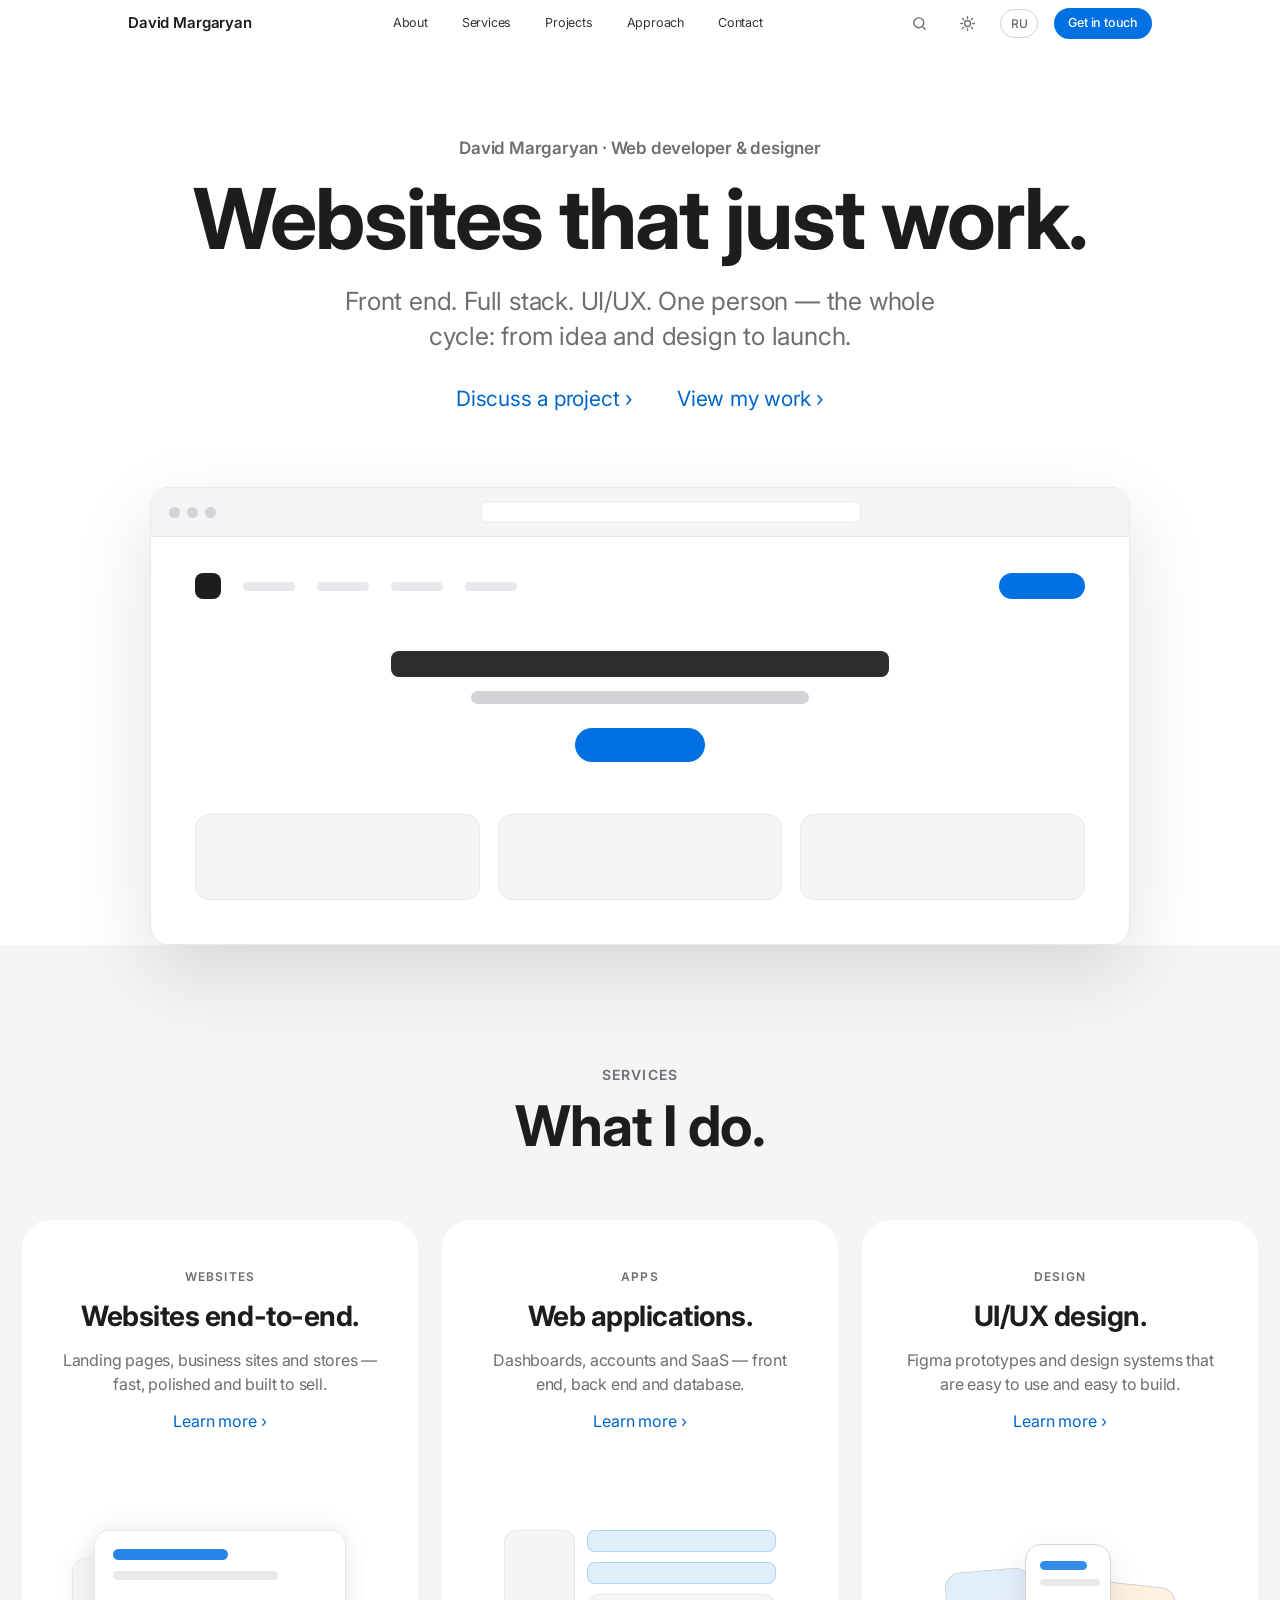
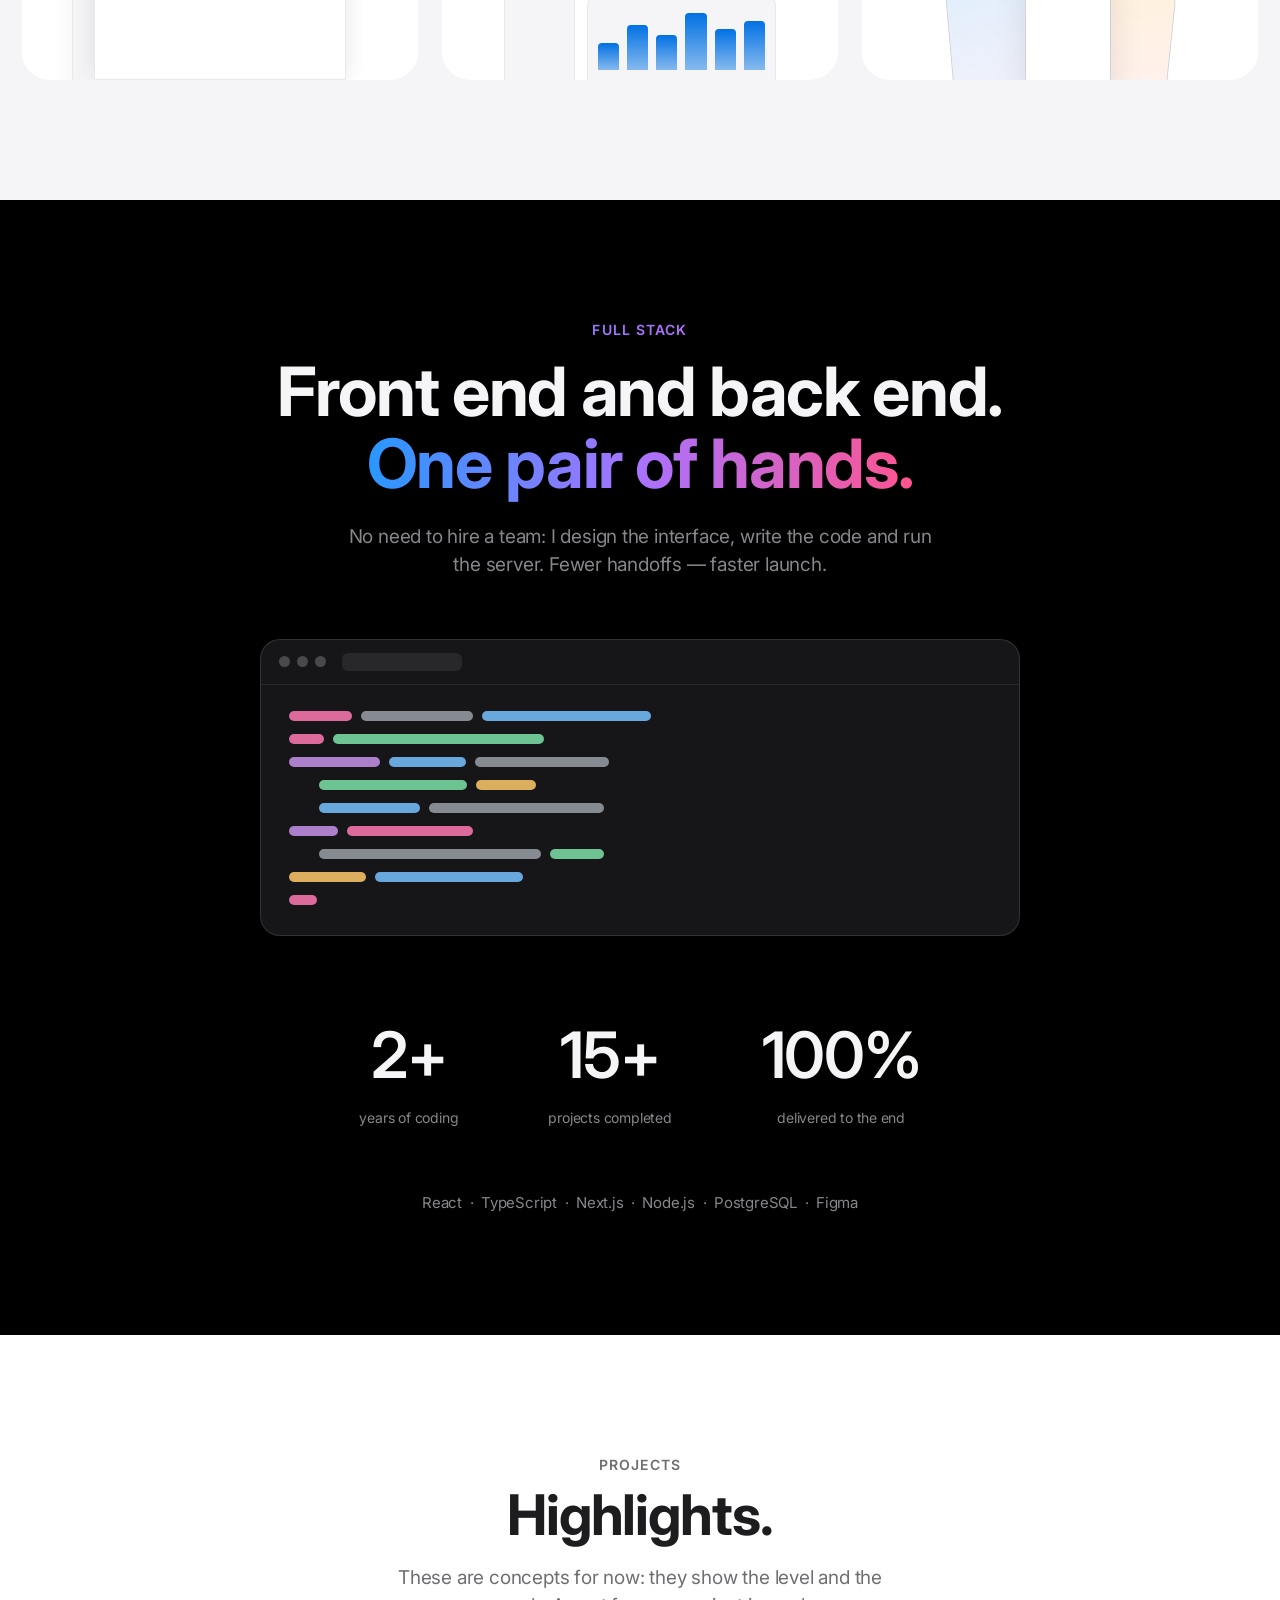
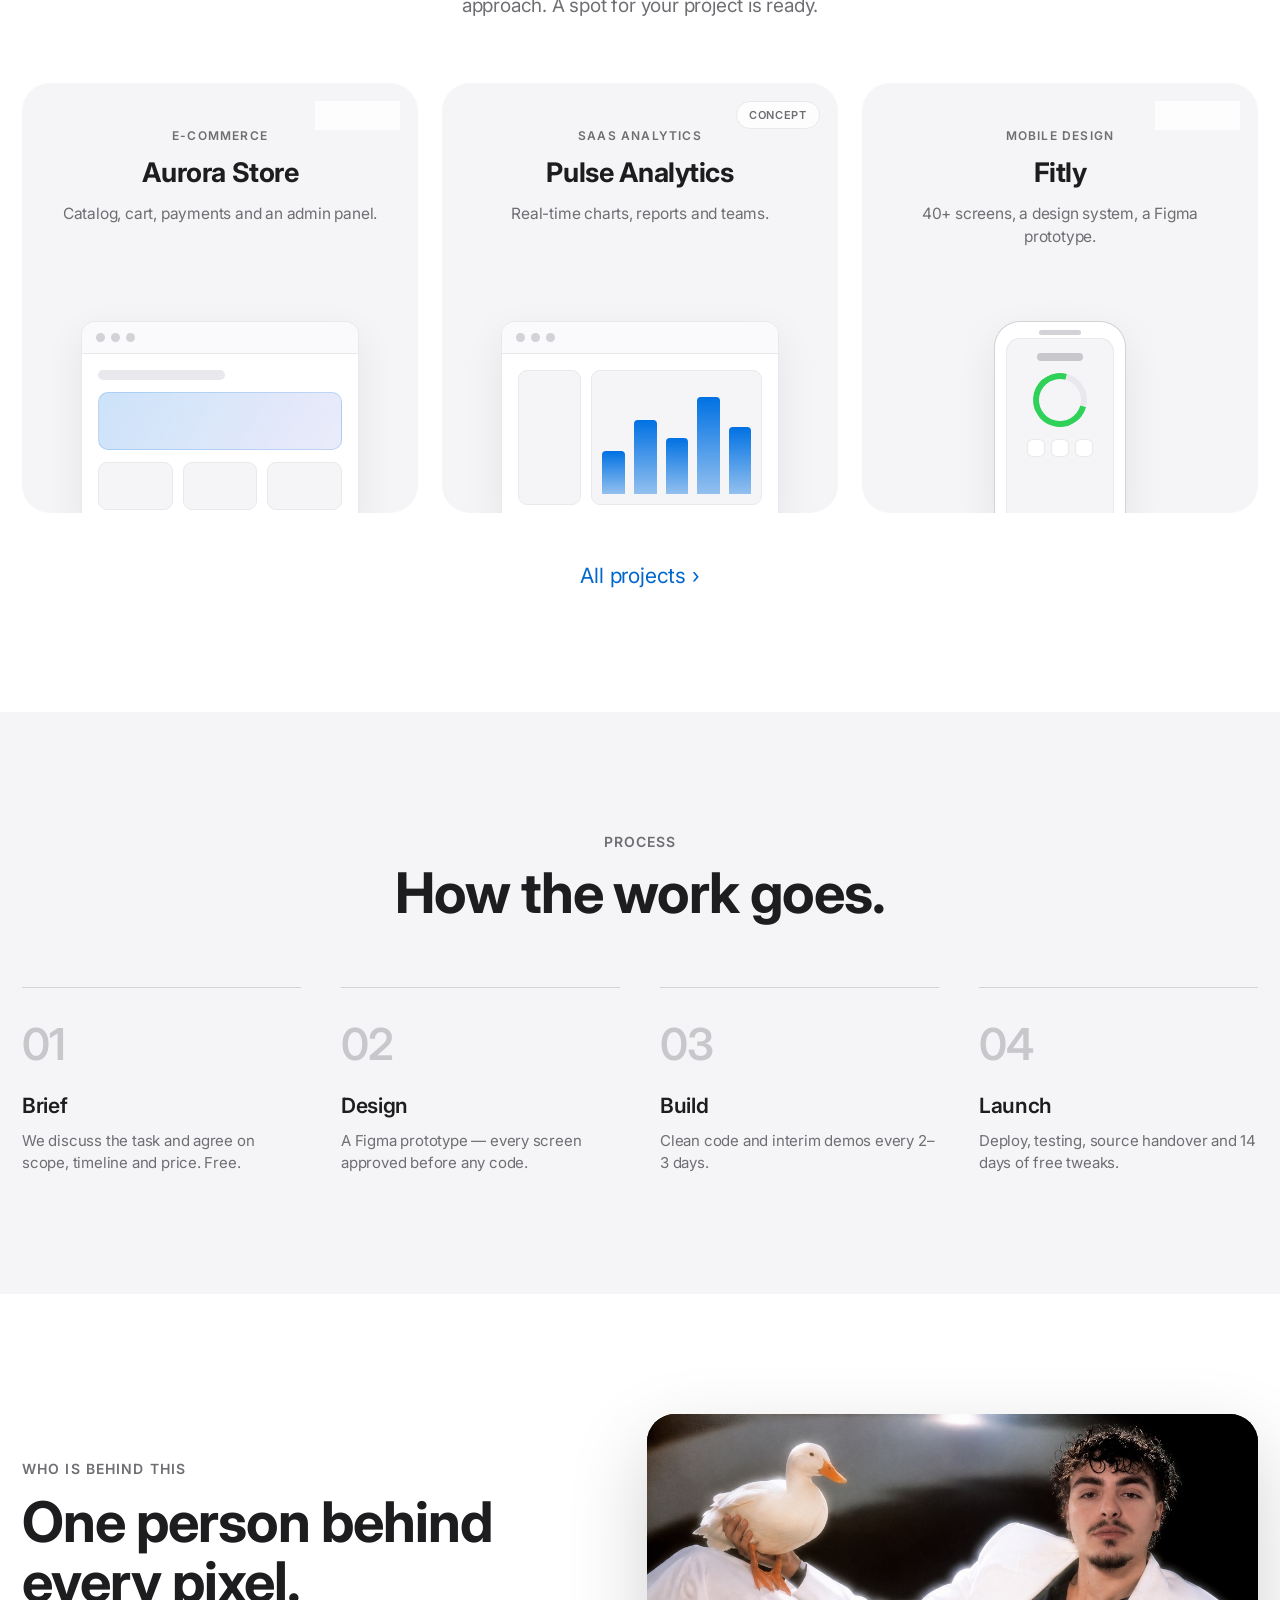
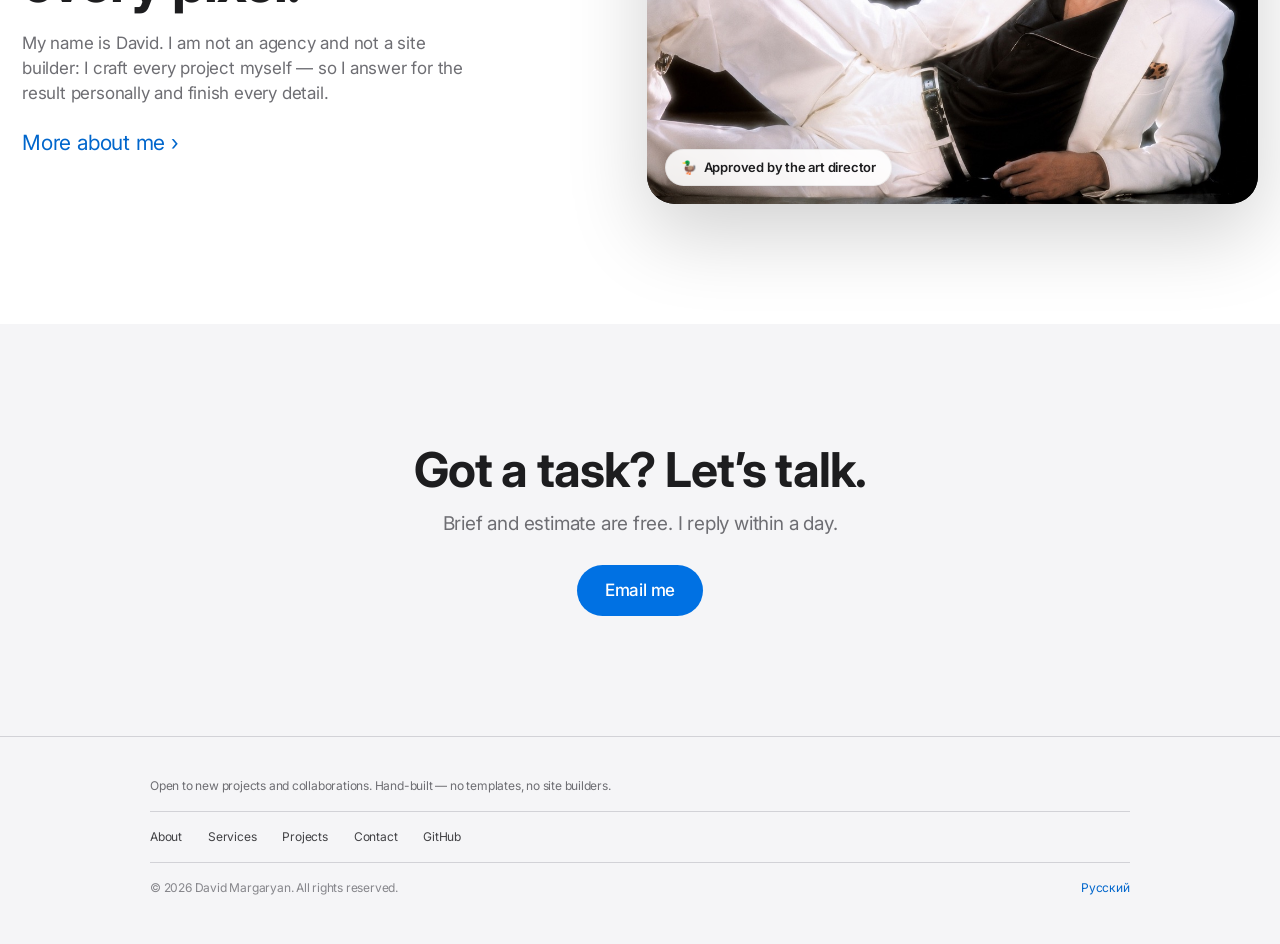
<file: index.html>
<!DOCTYPE html>
<html lang="ru" class="no-js">
<head>
  <meta charset="UTF-8">
  <meta name="viewport" content="width=device-width, initial-scale=1.0">
  <title>Давид Маргарян — сайты, веб-приложения, UI/UX</title>
  <meta name="description" content="Веб-разработчик и дизайнер: сайты под ключ, веб-приложения и UI/UX. От идеи до запуска.">
  <meta name="theme-color" content="#ffffff">

  <!-- Open Graph -->
  <meta property="og:type" content="website">
  <meta property="og:title" content="Давид Маргарян — сайты, веб-приложения, UI/UX">
  <meta property="og:description" content="Сайты, которые просто работают. От идеи до запуска.">
  <meta property="og:image" content="https://sskiperr.github.io/portfolio/img/david.jpg">

  <link rel="icon" type="image/svg+xml" href="favicon.svg">

  <!-- Fonts -->
  <link rel="preconnect" href="https://fonts.googleapis.com">
  <link rel="preconnect" href="https://fonts.gstatic.com" crossorigin>
  <link href="https://fonts.googleapis.com/css2?family=Inter:wght@400;500;600;700&display=swap" rel="stylesheet">

  <link rel="stylesheet" href="css/style.css">
  <script>document.documentElement.classList.replace('no-js','js');try{var t=localStorage.getItem('theme')||(matchMedia('(prefers-color-scheme: dark)').matches?'dark':'light');document.documentElement.setAttribute('data-theme',t)}catch(e){}</script>
</head>
<body id="top" data-title-key="meta.title.home" data-desc-key="meta.desc.home">

  <!-- ===================== NAV ===================== -->
  <header class="nav" id="navbar">
    <div class="nav__inner">
      <a href="index.html" class="nav__logo" aria-label="David Margaryan — home">David Margaryan</a>

      <nav class="nav__links" aria-label="Основная навигация">
        <a href="about.html" class="nav__link" data-i18n="nav.about">Обо мне</a>
        <a href="index.html#services" class="nav__link" data-i18n="nav.services">Услуги</a>
        <a href="projects.html" class="nav__link" data-i18n="nav.projects">Проекты</a>
        <a href="index.html#process" class="nav__link" data-i18n="nav.process">Подход</a>
        <a href="contact.html" class="nav__link" data-i18n="nav.contact">Контакты</a>
      </nav>

      <div class="nav__actions">
        <button class="icon-btn js-spot-open" type="button" aria-label="Поиск / Search (Ctrl+K)">
          <svg viewBox="0 0 24 24" fill="none" stroke="currentColor" stroke-width="2" stroke-linecap="round"><circle cx="11" cy="11" r="7"/><path d="m20 20-3.5-3.5"/></svg>
        </button>
        <button class="icon-btn js-theme" type="button" aria-label="Тема / Theme">
          <svg class="ico-sun" viewBox="0 0 24 24" fill="none" stroke="currentColor" stroke-width="2" stroke-linecap="round"><circle cx="12" cy="12" r="4.2"/><path d="M12 2.5v2.2M12 19.3v2.2M2.5 12h2.2M19.3 12h2.2M4.9 4.9l1.6 1.6M17.5 17.5l1.6 1.6M19.1 4.9l-1.6 1.6M6.5 17.5l-1.6 1.6"/></svg>
          <svg class="ico-moon" viewBox="0 0 24 24" fill="currentColor"><path d="M20.6 14.6A8.6 8.6 0 0 1 9.4 3.4a8.6 8.6 0 1 0 11.2 11.2z"/></svg>
        </button>
        <button class="lang-toggle lang-toggle--short" type="button" aria-label="Switch language">EN</button>
        <a href="contact.html" class="nav__cta" data-i18n="nav.cta">Связаться</a>
        <button class="burger" id="burger" type="button" aria-label="Меню" aria-expanded="false">
          <span></span><span></span>
        </button>
      </div>
    </div>
  </header>

  <!-- Mobile menu -->
  <div class="menu" id="mobileMenu">
    <nav class="menu__links" aria-label="Мобильное меню">
      <a href="about.html" class="menu__link" data-i18n="nav.about">Обо мне</a>
      <a href="index.html#services" class="menu__link" data-i18n="nav.services">Услуги</a>
      <a href="projects.html" class="menu__link" data-i18n="nav.projects">Проекты</a>
      <a href="index.html#process" class="menu__link" data-i18n="nav.process">Подход</a>
      <a href="contact.html" class="menu__link" data-i18n="nav.contact">Контакты</a>
    </nav>
    <button class="lang-toggle menu__lang" type="button">English</button>
  </div>

  <main>
    <!-- ===================== HERO ===================== -->
    <section class="hero">
      <p class="hero__eyebrow" data-i18n="hero.eyebrow">Давид Маргарян · Веб-разработчик и дизайнер</p>
      <h1 class="hero__title" data-i18n="hero.title">Сайты, которые просто работают.</h1>
      <p class="hero__sub" data-i18n="hero.sub">Frontend. Fullstack. UI/UX. Один человек — весь цикл: от идеи и дизайна до запуска.</p>
      <div class="hero__links">
        <a href="contact.html" class="link-arrow" data-i18n="hero.cta1">Обсудить проект</a>
        <a href="projects.html" class="link-arrow" data-i18n="hero.cta2">Смотреть работы</a>
      </div>

      <div class="hero__shot" aria-hidden="true">
        <div class="win" id="heroWin">
          <div class="win__bar">
            <span class="win__dots"><i></i><i></i><i></i></span>
            <span class="win__url"></span>
          </div>
          <div class="win__body">
            <div class="wl-nav">
              <i class="wl-logo"></i>
              <span></span><span></span><span></span><span></span>
              <b class="wl-pill"></b>
            </div>
            <div class="wl-hero">
              <div class="wl-h1"></div>
              <div class="wl-h2"></div>
              <div class="wl-btn"></div>
            </div>
            <div class="wl-cards"><div></div><div></div><div></div></div>
          </div>
        </div>
      </div>
    </section>

    <!-- ===================== SERVICES ===================== -->
    <section class="section section--gray" id="services">
      <div class="container-wide">
        <div class="sec-head reveal">
          <p class="sec-label" data-i18n="svc.label">Услуги</p>
          <h2 class="sec-title" data-i18n="svc.title">Что я делаю.</h2>
        </div>

        <div class="tiles" data-stagger>
          <article class="tile reveal">
            <p class="tile__kind" data-i18n="svc1.kind">Сайты</p>
            <h3 class="tile__title" data-i18n="svc1.title">Сайты под ключ.</h3>
            <p class="tile__desc" data-i18n="svc1.desc">Лендинги, корпоративные сайты и магазины — быстрые, аккуратные, продающие.</p>
            <a href="projects.html" class="link-arrow link-arrow--sm" data-i18n="ui.more">Подробнее</a>
            <div class="tile__visual" aria-hidden="true">
              <div class="layers"><i></i><i></i><i></i></div>
            </div>
          </article>

          <article class="tile reveal">
            <p class="tile__kind" data-i18n="svc2.kind">Приложения</p>
            <h3 class="tile__title" data-i18n="svc2.title">Веб-приложения.</h3>
            <p class="tile__desc" data-i18n="svc2.desc">Личные кабинеты, дашборды и SaaS — фронтенд, бэкенд и база данных.</p>
            <a href="projects.html" class="link-arrow link-arrow--sm" data-i18n="ui.more">Подробнее</a>
            <div class="tile__visual" aria-hidden="true">
              <div class="dash">
                <i class="dash__side"></i>
                <span class="dash__main">
                  <b class="dash__chip"></b><b class="dash__chip"></b>
                  <span class="dash__chart"><u style="--h:42%"></u><u style="--h:70%"></u><u style="--h:54%"></u><u style="--h:88%"></u><u style="--h:64%"></u><u style="--h:76%"></u></span>
                </span>
              </div>
            </div>
          </article>

          <article class="tile reveal">
            <p class="tile__kind" data-i18n="svc3.kind">Дизайн</p>
            <h3 class="tile__title" data-i18n="svc3.title">UI/UX-дизайн.</h3>
            <p class="tile__desc" data-i18n="svc3.desc">Прототипы и дизайн-системы в Figma, которые удобно использовать и легко собрать.</p>
            <a href="projects.html" class="link-arrow link-arrow--sm" data-i18n="ui.more">Подробнее</a>
            <div class="tile__visual" aria-hidden="true">
              <div class="frames"><i class="frames__a"></i><i class="frames__b"></i><i class="frames__c"></i></div>
            </div>
          </article>
        </div>
      </div>
    </section>

    <!-- ===================== FULLSTACK (dark) ===================== -->
    <section class="section section--dark" id="fullstack">
      <div class="container">
        <p class="sec-label sec-label--grad reveal" data-i18n="fs.label">Fullstack</p>
        <h2 class="dark-title reveal">
          <span data-i18n="fs.t1">Фронтенд и бэкенд.</span><br>
          <span class="grad" data-i18n="fs.t2">Одни руки.</span>
        </h2>
        <p class="dark-sub reveal" data-i18n="fs.sub">Не нужно собирать команду: я проектирую интерфейс, пишу код и поднимаю сервер. Меньше согласований — быстрее запуск.</p>

        <div class="codewin reveal" aria-hidden="true">
          <div class="codewin__bar">
            <span class="codewin__dots"><i></i><i></i><i></i></span>
            <span class="codewin__tab"></span>
          </div>
          <div class="codewin__body">
            <div class="cl"><i style="--w:9%;--c:#ff7ab2"></i><i style="--w:16%;--c:#9aa0a6"></i><i style="--w:24%;--c:#78c2ff"></i></div>
            <div class="cl"><i style="--w:5%;--c:#ff7ab2"></i><i style="--w:30%;--c:#7ee2a8"></i></div>
            <div class="cl"><i style="--w:13%;--c:#c792ea"></i><i style="--w:11%;--c:#78c2ff"></i><i style="--w:19%;--c:#9aa0a6"></i></div>
            <div class="cl cl--indent"><i style="--w:22%;--c:#7ee2a8"></i><i style="--w:9%;--c:#ffcb6b"></i></div>
            <div class="cl cl--indent"><i style="--w:15%;--c:#78c2ff"></i><i style="--w:26%;--c:#9aa0a6"></i></div>
            <div class="cl"><i style="--w:7%;--c:#c792ea"></i><i style="--w:18%;--c:#ff7ab2"></i></div>
            <div class="cl cl--indent"><i style="--w:33%;--c:#9aa0a6"></i><i style="--w:8%;--c:#7ee2a8"></i></div>
            <div class="cl"><i style="--w:11%;--c:#ffcb6b"></i><i style="--w:21%;--c:#78c2ff"></i></div>
            <div class="cl"><i style="--w:4%;--c:#ff7ab2"></i></div>
          </div>
        </div>

        <div class="specs" data-stagger>
          <div class="spec reveal">
            <span class="spec__num" data-count="2" data-suffix="+">0+</span>
            <span class="spec__label" data-i18n="fs.s1">года в разработке</span>
          </div>
          <div class="spec reveal">
            <span class="spec__num" data-count="15" data-suffix="+">0+</span>
            <span class="spec__label" data-i18n="fs.s2">проектов сделано</span>
          </div>
          <div class="spec reveal">
            <span class="spec__num" data-count="100" data-suffix="%">0%</span>
            <span class="spec__label" data-i18n="fs.s3">доведено до конца</span>
          </div>
        </div>

        <p class="techline reveal">React&nbsp;&nbsp;·&nbsp;&nbsp;TypeScript&nbsp;&nbsp;·&nbsp;&nbsp;Next.js&nbsp;&nbsp;·&nbsp;&nbsp;Node.js&nbsp;&nbsp;·&nbsp;&nbsp;PostgreSQL&nbsp;&nbsp;·&nbsp;&nbsp;Figma</p>
      </div>
    </section>

    <!-- ===================== FEATURED PROJECTS ===================== -->
    <section class="section" id="projects">
      <div class="container-wide">
        <div class="sec-head reveal">
          <p class="sec-label" data-i18n="projHome.label">Проекты</p>
          <h2 class="sec-title" data-i18n="projHome.title">Избранное.</h2>
          <p class="sec-sub" data-i18n="proj.sub">Пока это концепты: они показывают уровень и подход. Место для вашего проекта уже готово.</p>
        </div>

        <div class="cards cards--three" data-stagger>

          <!-- Aurora Store -->
          <article class="card reveal">
            <span class="card__badge" data-i18n="proj.concept">Концепт</span>
            <p class="card__kind" data-i18n="p1.kind">Интернет-магазин</p>
            <h3 class="card__title">Aurora Store</h3>
            <p class="card__desc" data-i18n="p1.desc">Каталог, корзина, оплата и админ-панель.</p>
            <div class="card__visual" aria-hidden="true">
              <div class="miniwin">
                <div class="miniwin__bar"><i></i><i></i><i></i></div>
                <div class="miniwin__body">
                  <div class="mv-nav"></div>
                  <div class="mv-banner mv-banner--blue"></div>
                  <div class="mv-row"><i></i><i></i><i></i></div>
                </div>
              </div>
            </div>
          </article>

          <!-- Pulse -->
          <article class="card reveal">
            <span class="card__badge" data-i18n="proj.concept">Концепт</span>
            <p class="card__kind" data-i18n="p2.kind">SaaS-аналитика</p>
            <h3 class="card__title">Pulse Analytics</h3>
            <p class="card__desc" data-i18n="p2.desc">Графики в реальном времени, отчёты и команды.</p>
            <div class="card__visual" aria-hidden="true">
              <div class="miniwin">
                <div class="miniwin__bar"><i></i><i></i><i></i></div>
                <div class="miniwin__body miniwin__body--row">
                  <div class="mv-side"></div>
                  <div class="mv-chart"><u style="--h:38%"></u><u style="--h:66%"></u><u style="--h:50%"></u><u style="--h:86%"></u><u style="--h:60%"></u></div>
                </div>
              </div>
            </div>
          </article>

          <!-- Fitly -->
          <article class="card reveal">
            <span class="card__badge" data-i18n="proj.concept">Концепт</span>
            <p class="card__kind" data-i18n="p5.kind">Мобильный дизайн</p>
            <h3 class="card__title">Fitly</h3>
            <p class="card__desc" data-i18n="p5.desc">40+ экранов, дизайн-система, прототип в Figma.</p>
            <div class="card__visual" aria-hidden="true">
              <div class="phone">
                <span class="phone__notch"></span>
                <div class="phone__screen">
                  <div class="mv-line" style="width:54%"></div>
                  <span class="phone__ring"></span>
                  <div class="phone__dots"><i></i><i></i><i></i></div>
                </div>
              </div>
            </div>
          </article>

        </div>

        <p class="more-row reveal">
          <a href="projects.html" class="link-arrow" data-i18n="ui.allProjects">Все проекты</a>
        </p>
      </div>
    </section>

    <!-- ===================== PROCESS ===================== -->
    <section class="section section--gray" id="process">
      <div class="container-wide">
        <div class="sec-head reveal">
          <p class="sec-label" data-i18n="pr.label">Процесс</p>
          <h2 class="sec-title" data-i18n="pr.title">Как идёт работа.</h2>
        </div>

        <ol class="steps" data-stagger>
          <li class="step reveal">
            <span class="step__num">01</span>
            <h3 class="step__title" data-i18n="pr1.t">Бриф</h3>
            <p class="step__desc" data-i18n="pr1.d">Обсуждаем задачу, фиксируем объём, сроки и цену. Бесплатно.</p>
          </li>
          <li class="step reveal">
            <span class="step__num">02</span>
            <h3 class="step__title" data-i18n="pr2.t">Дизайн</h3>
            <p class="step__desc" data-i18n="pr2.d">Прототип в Figma — согласовываем каждый экран до кода.</p>
          </li>
          <li class="step reveal">
            <span class="step__num">03</span>
            <h3 class="step__title" data-i18n="pr3.t">Разработка</h3>
            <p class="step__desc" data-i18n="pr3.d">Чистый код и промежуточные демо каждые 2–3 дня.</p>
          </li>
          <li class="step reveal">
            <span class="step__num">04</span>
            <h3 class="step__title" data-i18n="pr4.t">Запуск</h3>
            <p class="step__desc" data-i18n="pr4.d">Деплой, тесты, исходники и 14 дней правок бесплатно.</p>
          </li>
        </ol>
      </div>
    </section>

    <!-- ===================== ABOUT TEASER ===================== -->
    <section class="section teaser">
      <div class="container-wide teaser__grid">
        <div class="teaser__text reveal">
          <p class="sec-label" data-i18n="teaser.label">Кто за этим стоит</p>
          <h2 class="sec-title" data-i18n="teaser.title">За каждым пикселем — один человек.</h2>
          <p class="teaser__p" data-i18n="teaser.p">Меня зовут Давид. Я не агентство и не конструктор: каждый проект делаю сам — поэтому отвечаю за результат лично и довожу детали до конца.</p>
          <a href="about.html" class="link-arrow" data-i18n="ui.aboutMore">Больше обо мне</a>
        </div>
        <figure class="photo-card reveal" id="teaserPhoto">
          <img src="img/david.jpg" alt="Давид Маргарян" class="js-photo" loading="lazy" width="1110" height="708">
          <div class="photo-fallback" aria-hidden="true">
            <span class="photo-fallback__mark">DM</span>
            <span class="photo-fallback__note" data-i18n="ui.photoSoon">Фото скоро здесь</span>
          </div>
          <figcaption class="photo-chip"><span aria-hidden="true">🦆</span> <span data-i18n="teaser.duck">Арт-директор одобрил</span></figcaption>
        </figure>
      </div>
    </section>

    <!-- ===================== CTA BAND ===================== -->
    <section class="section section--gray cta-band">
      <div class="container">
        <h2 class="cta-band__title reveal" data-i18n="cta.title">Есть задача? Обсудим.</h2>
        <p class="cta-band__sub reveal" data-i18n="cta.sub">Бриф и оценка — бесплатно. Отвечаю в течение дня.</p>
        <div class="cta-band__actions reveal">
          <a href="contact.html" class="btn-blue" data-i18n="ct.btn">Написать мне</a>
        </div>
      </div>
    </section>
  </main>

  <!-- ===================== FOOTER ===================== -->
  <footer class="footer">
    <div class="container">
      <p class="footer__note"><span data-i18n="foot.open">Открыт к новым проектам и сотрудничеству.</span> <span data-i18n="foot.made">Сайт сделан вручную — без шаблонов и конструкторов.</span></p>
      <nav class="footer__nav" aria-label="Футер">
        <a href="about.html" data-i18n="nav.about">Обо мне</a>
        <a href="index.html#services" data-i18n="nav.services">Услуги</a>
        <a href="projects.html" data-i18n="nav.projects">Проекты</a>
        <a href="contact.html" data-i18n="nav.contact">Контакты</a>
        <a href="https://github.com/sskiperr" target="_blank" rel="noopener">GitHub</a>
      </nav>
      <div class="footer__bottom">
        <p>© <span class="js-year">2026</span> David Margaryan. <span data-i18n="foot.rights">Все права защищены.</span></p>
        <button class="lang-toggle" type="button">English</button>
      </div>
    </div>
  </footer>

  <!-- Toast -->
  <div class="toast" id="toast" role="status" aria-live="polite"></div>

  <script src="js/main.js"></script>
</body>
</html>
</file>
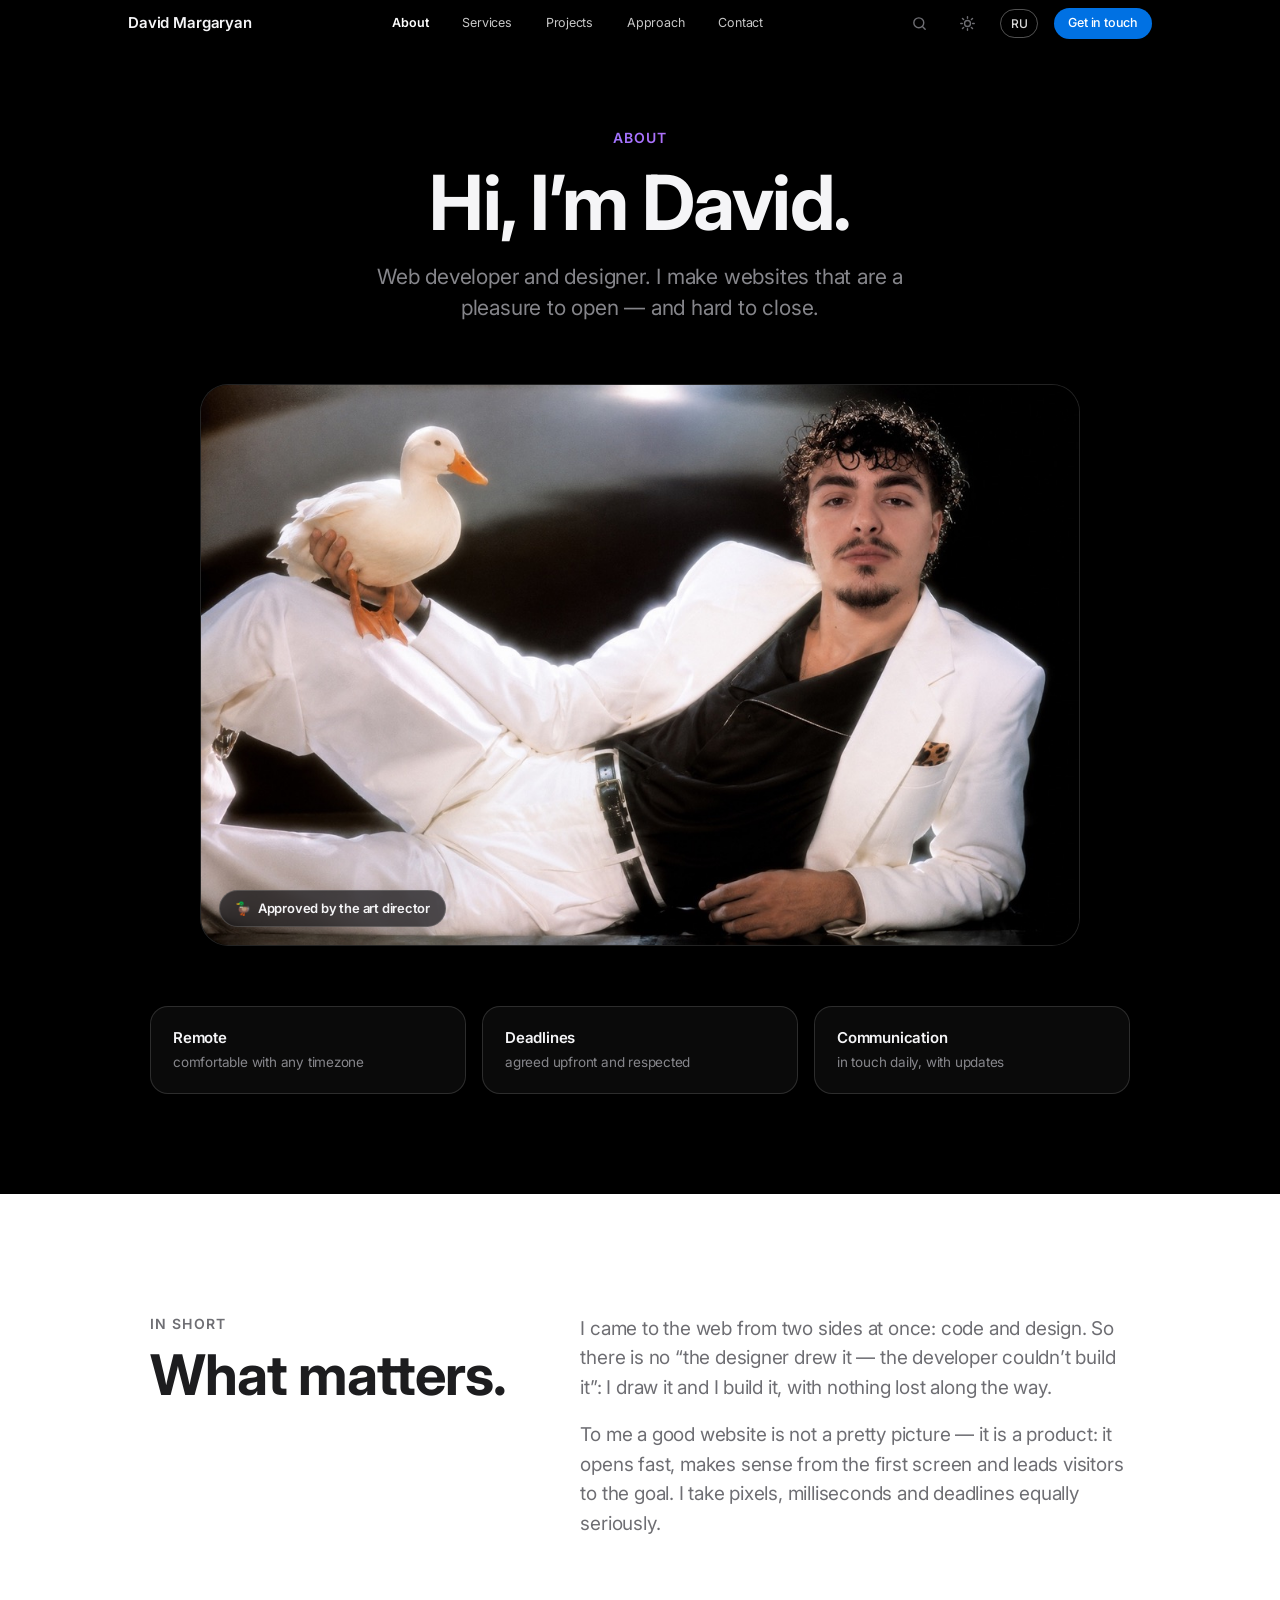
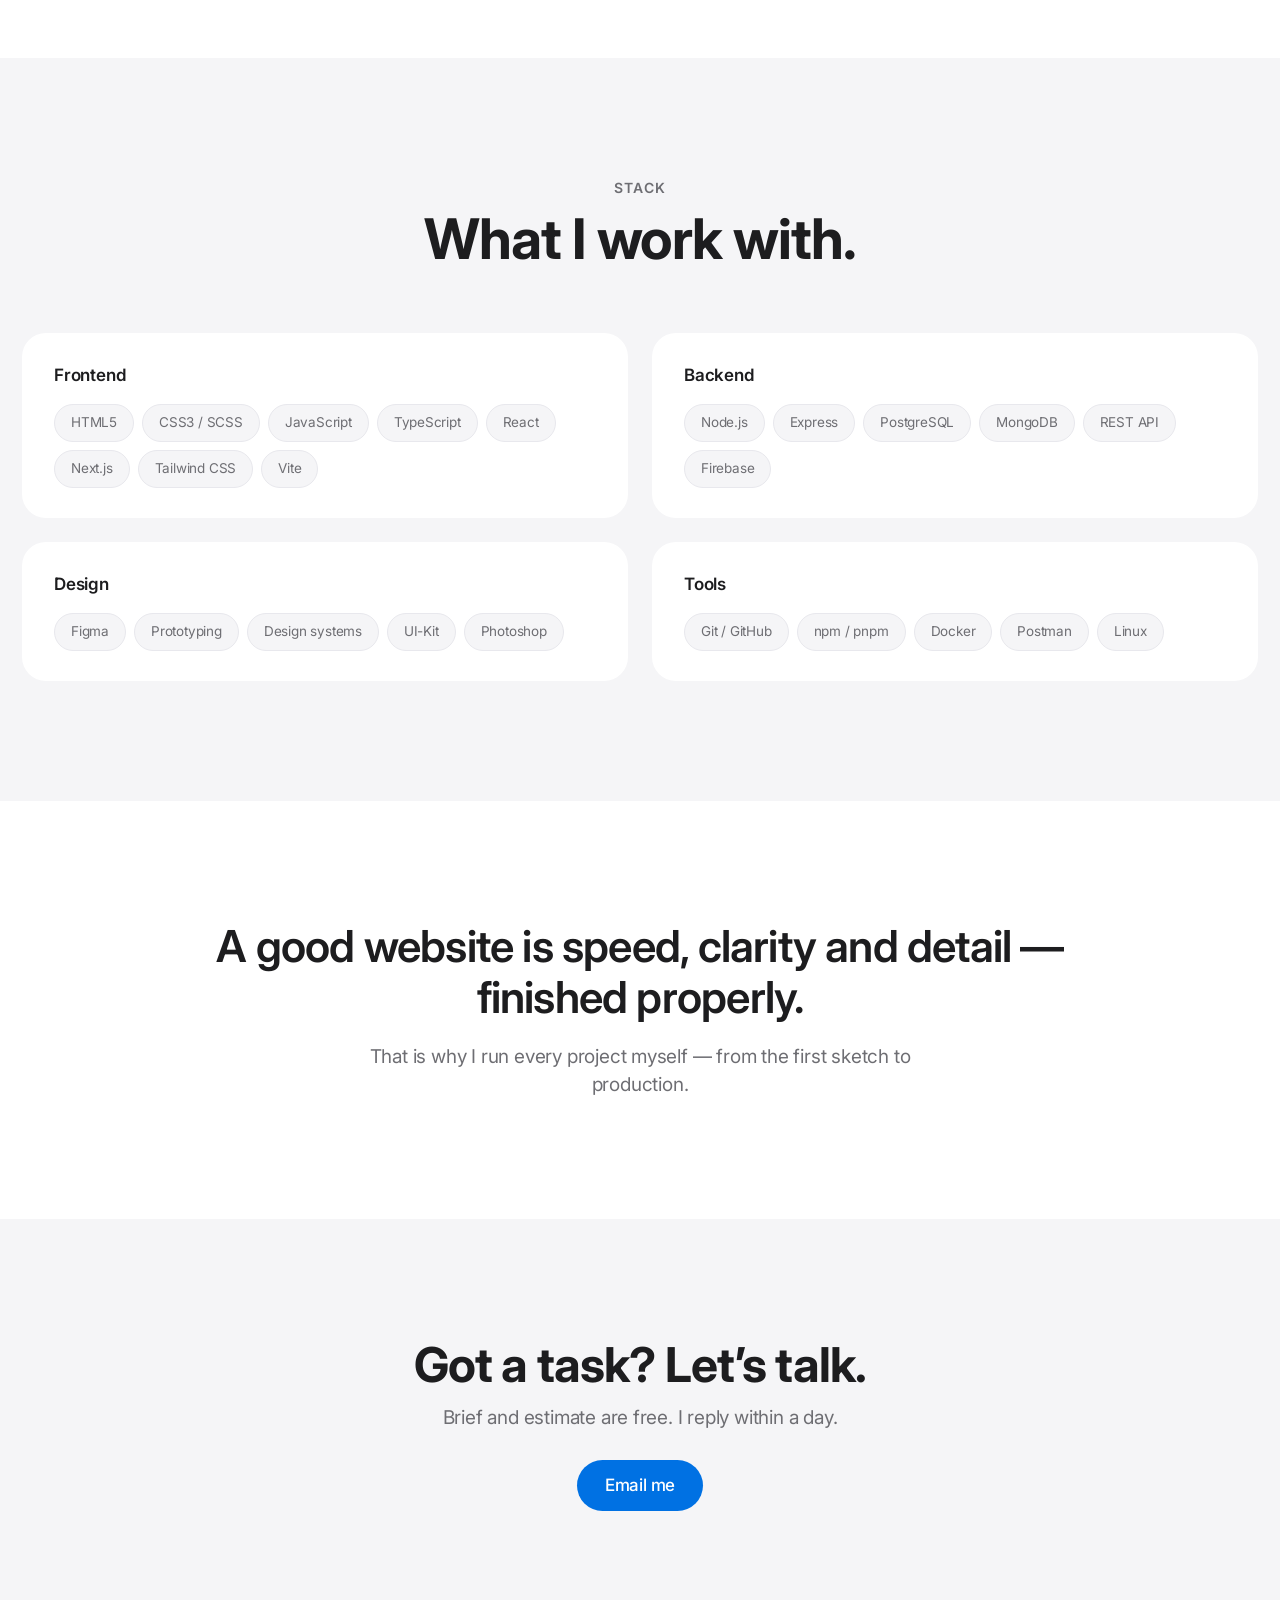
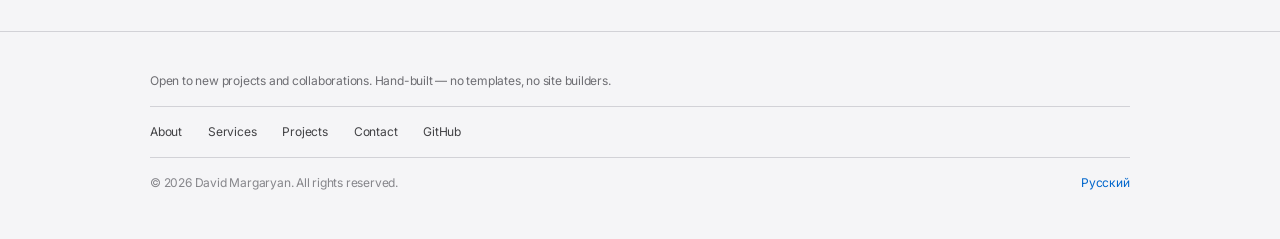
<file: about.html>
<!DOCTYPE html>
<html lang="ru" class="no-js">
<head>
  <meta charset="UTF-8">
  <meta name="viewport" content="width=device-width, initial-scale=1.0">
  <title>Обо мне — Давид Маргарян</title>
  <meta name="description" content="Давид Маргарян — веб-разработчик и дизайнер. Один человек — весь цикл: дизайн, код, запуск.">
  <meta name="theme-color" content="#000000">

  <meta property="og:type" content="website">
  <meta property="og:title" content="Обо мне — Давид Маргарян">
  <meta property="og:description" content="Веб-разработчик и дизайнер. Один человек — весь цикл.">
  <meta property="og:image" content="https://sskiperr.github.io/portfolio/img/david.jpg">

  <link rel="icon" type="image/svg+xml" href="favicon.svg">

  <link rel="preconnect" href="https://fonts.googleapis.com">
  <link rel="preconnect" href="https://fonts.gstatic.com" crossorigin>
  <link href="https://fonts.googleapis.com/css2?family=Inter:wght@400;500;600;700&display=swap" rel="stylesheet">

  <link rel="stylesheet" href="css/style.css">
  <script>document.documentElement.classList.replace('no-js','js');try{var t=localStorage.getItem('theme')||(matchMedia('(prefers-color-scheme: dark)').matches?'dark':'light');document.documentElement.setAttribute('data-theme',t)}catch(e){}</script>
</head>
<body data-title-key="meta.title.about" data-desc-key="meta.desc.about">

  <!-- ===================== NAV ===================== -->
  <header class="nav nav--dark" id="navbar">
    <div class="nav__inner">
      <a href="index.html" class="nav__logo" aria-label="David Margaryan — home">David Margaryan</a>

      <nav class="nav__links" aria-label="Основная навигация">
        <a href="about.html" class="nav__link current" aria-current="page" data-i18n="nav.about">Обо мне</a>
        <a href="index.html#services" class="nav__link" data-i18n="nav.services">Услуги</a>
        <a href="projects.html" class="nav__link" data-i18n="nav.projects">Проекты</a>
        <a href="index.html#process" class="nav__link" data-i18n="nav.process">Подход</a>
        <a href="contact.html" class="nav__link" data-i18n="nav.contact">Контакты</a>
      </nav>

      <div class="nav__actions">
        <button class="icon-btn js-spot-open" type="button" aria-label="Поиск / Search (Ctrl+K)">
          <svg viewBox="0 0 24 24" fill="none" stroke="currentColor" stroke-width="2" stroke-linecap="round"><circle cx="11" cy="11" r="7"/><path d="m20 20-3.5-3.5"/></svg>
        </button>
        <button class="icon-btn js-theme" type="button" aria-label="Тема / Theme">
          <svg class="ico-sun" viewBox="0 0 24 24" fill="none" stroke="currentColor" stroke-width="2" stroke-linecap="round"><circle cx="12" cy="12" r="4.2"/><path d="M12 2.5v2.2M12 19.3v2.2M2.5 12h2.2M19.3 12h2.2M4.9 4.9l1.6 1.6M17.5 17.5l1.6 1.6M19.1 4.9l-1.6 1.6M6.5 17.5l-1.6 1.6"/></svg>
          <svg class="ico-moon" viewBox="0 0 24 24" fill="currentColor"><path d="M20.6 14.6A8.6 8.6 0 0 1 9.4 3.4a8.6 8.6 0 1 0 11.2 11.2z"/></svg>
        </button>
        <button class="lang-toggle lang-toggle--short" type="button" aria-label="Switch language">EN</button>
        <a href="contact.html" class="nav__cta" data-i18n="nav.cta">Связаться</a>
        <button class="burger" id="burger" type="button" aria-label="Меню" aria-expanded="false">
          <span></span><span></span>
        </button>
      </div>
    </div>
  </header>

  <!-- Mobile menu -->
  <div class="menu" id="mobileMenu">
    <nav class="menu__links" aria-label="Мобильное меню">
      <a href="about.html" class="menu__link" data-i18n="nav.about">Обо мне</a>
      <a href="index.html#services" class="menu__link" data-i18n="nav.services">Услуги</a>
      <a href="projects.html" class="menu__link" data-i18n="nav.projects">Проекты</a>
      <a href="index.html#process" class="menu__link" data-i18n="nav.process">Подход</a>
      <a href="contact.html" class="menu__link" data-i18n="nav.contact">Контакты</a>
    </nav>
    <button class="lang-toggle menu__lang" type="button">English</button>
  </div>

  <main>
    <!-- ===================== ABOUT HERO (dark) ===================== -->
    <section class="ahero">
      <div class="container ahero__head">
        <p class="sec-label sec-label--grad" data-i18n="ab.eyebrow">Обо мне</p>
        <h1 class="ahero__title" data-i18n="ab.title">Привет, я Давид.</h1>
        <p class="ahero__sub" data-i18n="ab.sub">Веб-разработчик и дизайнер. Делаю сайты, которые приятно открывать — и неловко закрывать.</p>
      </div>

      <figure class="ahero__photo photo-card photo-card--dark" id="aboutPhoto">
        <img src="img/david.jpg" alt="Давид Маргарян" class="js-photo" width="1110" height="708">
        <div class="photo-fallback" aria-hidden="true">
          <span class="photo-fallback__mark">DM</span>
          <span class="photo-fallback__note" data-i18n="ui.photoSoon">Фото скоро здесь</span>
        </div>
        <figcaption class="photo-chip photo-chip--dark"><span aria-hidden="true">🦆</span> <span data-i18n="ab.duck">Арт-директор одобрил</span></figcaption>
      </figure>

      <div class="container">
        <div class="ahero__facts" data-stagger>
          <div class="afact reveal">
            <span class="afact__t" data-i18n="ab.f1t">Удалённо</span>
            <span class="afact__d" data-i18n="ab.f1d">работаю с любым часовым поясом</span>
          </div>
          <div class="afact reveal">
            <span class="afact__t" data-i18n="ab.f2t">Сроки</span>
            <span class="afact__d" data-i18n="ab.f2d">фиксирую заранее и соблюдаю</span>
          </div>
          <div class="afact reveal">
            <span class="afact__t" data-i18n="ab.f3t">Связь</span>
            <span class="afact__d" data-i18n="ab.f3d">на связи каждый день, с отчётами</span>
          </div>
        </div>
      </div>
    </section>

    <!-- ===================== BIO ===================== -->
    <section class="section">
      <div class="container bio">
        <div class="sec-head sec-head--left reveal">
          <p class="sec-label" data-i18n="ab.bioLabel">Коротко</p>
          <h2 class="sec-title" data-i18n="ab.bioTitle">О главном.</h2>
        </div>
        <div class="bio__text">
          <p class="reveal" data-i18n="ab.p1">Я пришёл в веб с двух сторон сразу: со стороны кода и со стороны дизайна. Поэтому не бывает ситуации «дизайнер нарисовал — разработчик не смог»: я сам рисую и сам собираю, без потерь по дороге.</p>
          <p class="reveal" data-i18n="ab.p2">Для меня хороший сайт — это не «красивая картинка», а продукт: он быстро открывается, понятен с первого экрана и ведёт посетителя к цели. Я одинаково серьёзно отношусь к пикселям, миллисекундам и дедлайнам.</p>
        </div>
      </div>
    </section>

    <!-- ===================== SKILLS ===================== -->
    <section class="section section--gray">
      <div class="container-wide">
        <div class="sec-head reveal">
          <p class="sec-label" data-i18n="sk.label">Стек</p>
          <h2 class="sec-title" data-i18n="sk.title">Чем я работаю.</h2>
        </div>

        <div class="skillsets" data-stagger>
          <div class="skillset reveal">
            <h3 class="skillset__title">Frontend</h3>
            <ul class="chips">
              <li>HTML5</li><li>CSS3 / SCSS</li><li>JavaScript</li><li>TypeScript</li><li>React</li><li>Next.js</li><li>Tailwind CSS</li><li>Vite</li>
            </ul>
          </div>
          <div class="skillset reveal">
            <h3 class="skillset__title">Backend</h3>
            <ul class="chips">
              <li>Node.js</li><li>Express</li><li>PostgreSQL</li><li>MongoDB</li><li>REST API</li><li>Firebase</li>
            </ul>
          </div>
          <div class="skillset reveal">
            <h3 class="skillset__title" data-i18n="sk.design">Дизайн</h3>
            <ul class="chips">
              <li>Figma</li><li data-i18n="sk.proto">Прототипирование</li><li data-i18n="sk.ds">Дизайн-системы</li><li>UI-Kit</li><li>Photoshop</li>
            </ul>
          </div>
          <div class="skillset reveal">
            <h3 class="skillset__title" data-i18n="sk.tools">Инструменты</h3>
            <ul class="chips">
              <li>Git / GitHub</li><li>npm / pnpm</li><li>Docker</li><li>Postman</li><li>Linux</li>
            </ul>
          </div>
        </div>
      </div>
    </section>

    <!-- ===================== STATEMENT ===================== -->
    <section class="section statement">
      <div class="container">
        <h2 class="statement__title reveal" data-i18n="state.title">Хороший сайт — это скорость, ясность и деталь, доведённая до конца.</h2>
        <p class="statement__sub reveal" data-i18n="state.sub">Поэтому каждый проект я веду сам — от первого эскиза до продакшена.</p>
      </div>
    </section>

    <!-- ===================== CTA BAND ===================== -->
    <section class="section section--gray cta-band">
      <div class="container">
        <h2 class="cta-band__title reveal" data-i18n="cta.title">Есть задача? Обсудим.</h2>
        <p class="cta-band__sub reveal" data-i18n="cta.sub">Бриф и оценка — бесплатно. Отвечаю в течение дня.</p>
        <div class="cta-band__actions reveal">
          <a href="contact.html" class="btn-blue" data-i18n="ct.btn">Написать мне</a>
        </div>
      </div>
    </section>
  </main>

  <!-- ===================== FOOTER ===================== -->
  <footer class="footer">
    <div class="container">
      <p class="footer__note"><span data-i18n="foot.open">Открыт к новым проектам и сотрудничеству.</span> <span data-i18n="foot.made">Сайт сделан вручную — без шаблонов и конструкторов.</span></p>
      <nav class="footer__nav" aria-label="Футер">
        <a href="about.html" data-i18n="nav.about">Обо мне</a>
        <a href="index.html#services" data-i18n="nav.services">Услуги</a>
        <a href="projects.html" data-i18n="nav.projects">Проекты</a>
        <a href="contact.html" data-i18n="nav.contact">Контакты</a>
        <a href="https://github.com/sskiperr" target="_blank" rel="noopener">GitHub</a>
      </nav>
      <div class="footer__bottom">
        <p>© <span class="js-year">2026</span> David Margaryan. <span data-i18n="foot.rights">Все права защищены.</span></p>
        <button class="lang-toggle" type="button">English</button>
      </div>
    </div>
  </footer>

  <div class="toast" id="toast" role="status" aria-live="polite"></div>

  <script src="js/main.js"></script>
</body>
</html>
</file>
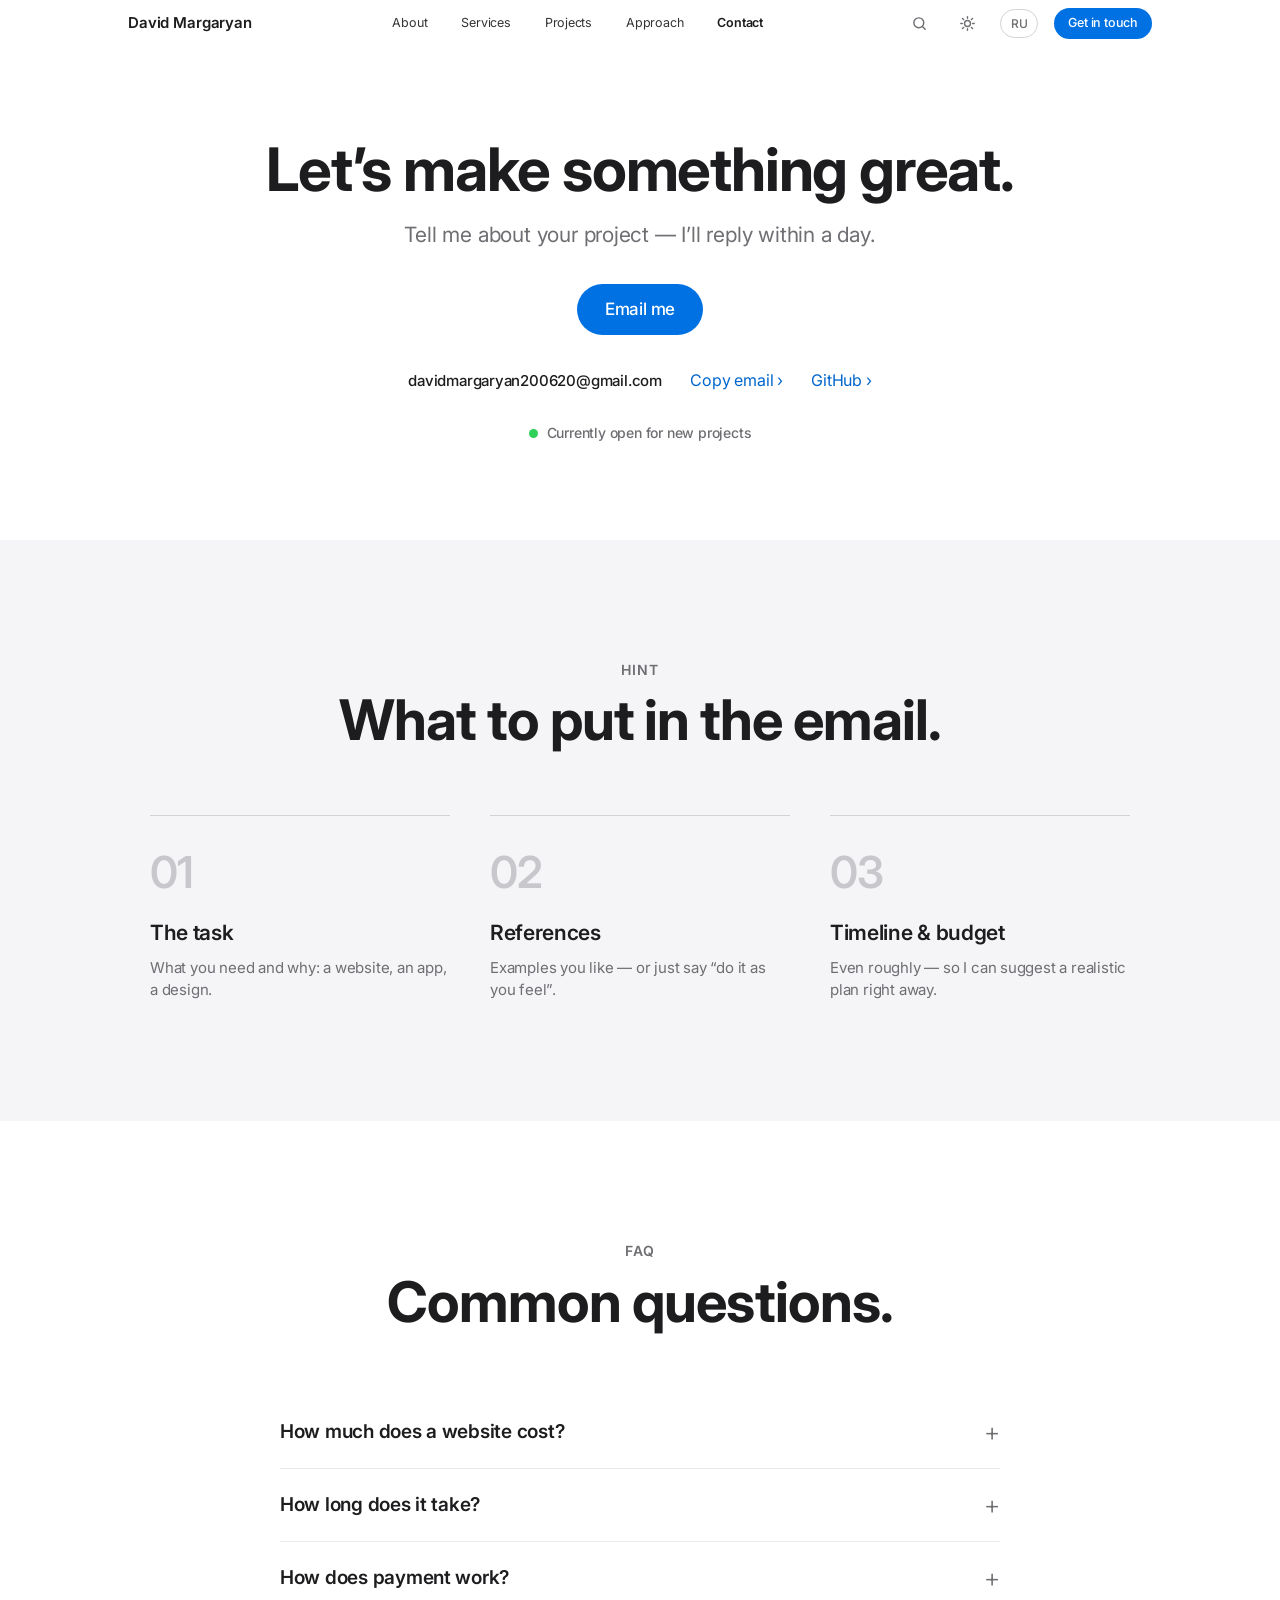
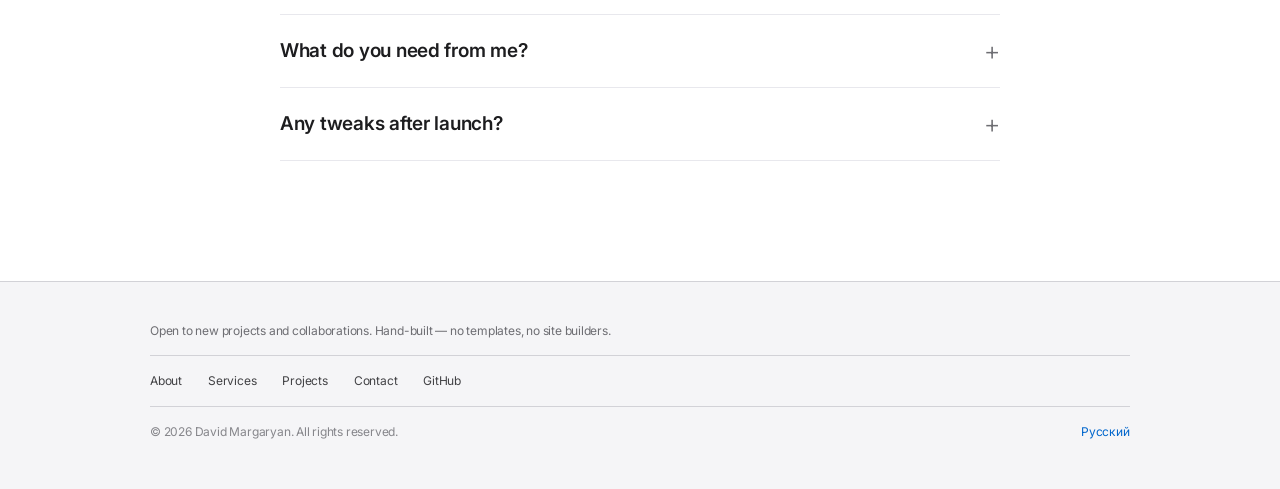
<file: contact.html>
<!DOCTYPE html>
<html lang="ru" class="no-js">
<head>
  <meta charset="UTF-8">
  <meta name="viewport" content="width=device-width, initial-scale=1.0">
  <title>Контакты — Давид Маргарян</title>
  <meta name="description" content="Связаться с Давидом Маргаряном: обсудить проект, получить оценку и сроки. Ответ в течение дня.">
  <meta name="theme-color" content="#ffffff">

  <meta property="og:type" content="website">
  <meta property="og:title" content="Контакты — Давид Маргарян">
  <meta property="og:description" content="Обсудить проект, получить оценку и сроки. Ответ в течение дня.">

  <link rel="icon" type="image/svg+xml" href="favicon.svg">

  <link rel="preconnect" href="https://fonts.googleapis.com">
  <link rel="preconnect" href="https://fonts.gstatic.com" crossorigin>
  <link href="https://fonts.googleapis.com/css2?family=Inter:wght@400;500;600;700&display=swap" rel="stylesheet">

  <link rel="stylesheet" href="css/style.css">
  <script>document.documentElement.classList.replace('no-js','js');try{var t=localStorage.getItem('theme')||(matchMedia('(prefers-color-scheme: dark)').matches?'dark':'light');document.documentElement.setAttribute('data-theme',t)}catch(e){}</script>
</head>
<body data-title-key="meta.title.contact" data-desc-key="meta.desc.contact">

  <!-- ===================== NAV ===================== -->
  <header class="nav" id="navbar">
    <div class="nav__inner">
      <a href="index.html" class="nav__logo" aria-label="David Margaryan — home">David Margaryan</a>

      <nav class="nav__links" aria-label="Основная навигация">
        <a href="about.html" class="nav__link" data-i18n="nav.about">Обо мне</a>
        <a href="index.html#services" class="nav__link" data-i18n="nav.services">Услуги</a>
        <a href="projects.html" class="nav__link" data-i18n="nav.projects">Проекты</a>
        <a href="index.html#process" class="nav__link" data-i18n="nav.process">Подход</a>
        <a href="contact.html" class="nav__link current" aria-current="page" data-i18n="nav.contact">Контакты</a>
      </nav>

      <div class="nav__actions">
        <button class="icon-btn js-spot-open" type="button" aria-label="Поиск / Search (Ctrl+K)">
          <svg viewBox="0 0 24 24" fill="none" stroke="currentColor" stroke-width="2" stroke-linecap="round"><circle cx="11" cy="11" r="7"/><path d="m20 20-3.5-3.5"/></svg>
        </button>
        <button class="icon-btn js-theme" type="button" aria-label="Тема / Theme">
          <svg class="ico-sun" viewBox="0 0 24 24" fill="none" stroke="currentColor" stroke-width="2" stroke-linecap="round"><circle cx="12" cy="12" r="4.2"/><path d="M12 2.5v2.2M12 19.3v2.2M2.5 12h2.2M19.3 12h2.2M4.9 4.9l1.6 1.6M17.5 17.5l1.6 1.6M19.1 4.9l-1.6 1.6M6.5 17.5l-1.6 1.6"/></svg>
          <svg class="ico-moon" viewBox="0 0 24 24" fill="currentColor"><path d="M20.6 14.6A8.6 8.6 0 0 1 9.4 3.4a8.6 8.6 0 1 0 11.2 11.2z"/></svg>
        </button>
        <button class="lang-toggle lang-toggle--short" type="button" aria-label="Switch language">EN</button>
        <a href="contact.html" class="nav__cta" data-i18n="nav.cta">Связаться</a>
        <button class="burger" id="burger" type="button" aria-label="Меню" aria-expanded="false">
          <span></span><span></span>
        </button>
      </div>
    </div>
  </header>

  <!-- Mobile menu -->
  <div class="menu" id="mobileMenu">
    <nav class="menu__links" aria-label="Мобильное меню">
      <a href="about.html" class="menu__link" data-i18n="nav.about">Обо мне</a>
      <a href="index.html#services" class="menu__link" data-i18n="nav.services">Услуги</a>
      <a href="projects.html" class="menu__link" data-i18n="nav.projects">Проекты</a>
      <a href="index.html#process" class="menu__link" data-i18n="nav.process">Подход</a>
      <a href="contact.html" class="menu__link" data-i18n="nav.contact">Контакты</a>
    </nav>
    <button class="lang-toggle menu__lang" type="button">English</button>
  </div>

  <main>
    <!-- ===================== CONTACT HERO ===================== -->
    <section class="contact chero">
      <div class="container">
        <h1 class="contact__title" data-i18n="ct.title">Сделаем что-то отличное.</h1>
        <p class="contact__sub" data-i18n="ct.sub">Расскажите о задаче — отвечу в течение дня.</p>

        <div class="contact__actions">
          <a class="btn-blue" href="mailto:davidmargaryan200620@gmail.com" data-i18n="ct.btn">Написать мне</a>
        </div>

        <div class="contact__row">
          <span class="contact__email">davidmargaryan200620@gmail.com</span>
          <button class="link-arrow link-arrow--sm" id="copyEmail" type="button" data-i18n="ct.copy">Скопировать email</button>
          <a class="link-arrow link-arrow--sm" href="https://github.com/sskiperr" target="_blank" rel="noopener">GitHub</a>
          <!-- Telegram: раскомментируй и впиши свой ник
          <a class="link-arrow link-arrow--sm" href="https://t.me/your_username" target="_blank" rel="noopener">Telegram</a>
          -->
        </div>

        <p class="chero__note"><span class="avail-dot" aria-hidden="true"></span> <span data-i18n="ct.avail">Сейчас открыт для новых заказов</span></p>
      </div>
    </section>

    <!-- ===================== WHAT TO WRITE ===================== -->
    <section class="section section--gray">
      <div class="container">
        <div class="sec-head reveal">
          <p class="sec-label" data-i18n="hint.label">Подсказка</p>
          <h2 class="sec-title" data-i18n="hint.title">Что написать в письме.</h2>
        </div>
        <ol class="steps steps--three" data-stagger>
          <li class="step reveal">
            <span class="step__num">01</span>
            <h3 class="step__title" data-i18n="hint1.t">Задача</h3>
            <p class="step__desc" data-i18n="hint1.d">Что нужно сделать и зачем: сайт, приложение, дизайн.</p>
          </li>
          <li class="step reveal">
            <span class="step__num">02</span>
            <h3 class="step__title" data-i18n="hint2.t">Ориентиры</h3>
            <p class="step__desc" data-i18n="hint2.d">Примеры, которые нравятся, — или просто «сделай как чувствуешь».</p>
          </li>
          <li class="step reveal">
            <span class="step__num">03</span>
            <h3 class="step__title" data-i18n="hint3.t">Сроки и бюджет</h3>
            <p class="step__desc" data-i18n="hint3.d">Хотя бы примерно — так я сразу предложу реалистичный план.</p>
          </li>
        </ol>
      </div>
    </section>

    <!-- ===================== FAQ ===================== -->
    <section class="section">
      <div class="container faq">
        <div class="sec-head reveal">
          <p class="sec-label">FAQ</p>
          <h2 class="sec-title" data-i18n="faq.title">Частые вопросы.</h2>
        </div>

        <div class="faq__list reveal">
          <details class="faq__item">
            <summary data-i18n="faq.q1">Сколько стоит сайт?</summary>
            <p data-i18n="faq.a1">Зависит от объёма: лендинг, корпоративный сайт и веб-приложение — это разные задачи. После короткого брифа дам точную смету — бесплатно и без обязательств.</p>
          </details>
          <details class="faq__item">
            <summary data-i18n="faq.q2">Какие сроки?</summary>
            <p data-i18n="faq.a2">Лендинг — от одной недели, корпоративный сайт — две-три недели, веб-приложение — от месяца. Сроки фиксируем до старта, и я их соблюдаю.</p>
          </details>
          <details class="faq__item">
            <summary data-i18n="faq.q3">Как проходит оплата?</summary>
            <p data-i18n="faq.a3">Поэтапно: часть до старта, остальное — после сдачи. Так безопасно для обеих сторон.</p>
          </details>
          <details class="faq__item">
            <summary data-i18n="faq.q4">Что нужно от меня?</summary>
            <p data-i18n="faq.a4">Описание задачи и материалы, если они есть: тексты, логотип, примеры. Всё остальное — структуру, дизайн, тексты-заглушки — беру на себя.</p>
          </details>
          <details class="faq__item">
            <summary data-i18n="faq.q5">Будут ли правки после запуска?</summary>
            <p data-i18n="faq.a5">Да: 14 дней правок после сдачи — бесплатно. Дальше — поддержка по договорённости.</p>
          </details>
        </div>
      </div>
    </section>
  </main>

  <!-- ===================== FOOTER ===================== -->
  <footer class="footer">
    <div class="container">
      <p class="footer__note"><span data-i18n="foot.open">Открыт к новым проектам и сотрудничеству.</span> <span data-i18n="foot.made">Сайт сделан вручную — без шаблонов и конструкторов.</span></p>
      <nav class="footer__nav" aria-label="Футер">
        <a href="about.html" data-i18n="nav.about">Обо мне</a>
        <a href="index.html#services" data-i18n="nav.services">Услуги</a>
        <a href="projects.html" data-i18n="nav.projects">Проекты</a>
        <a href="contact.html" data-i18n="nav.contact">Контакты</a>
        <a href="https://github.com/sskiperr" target="_blank" rel="noopener">GitHub</a>
      </nav>
      <div class="footer__bottom">
        <p>© <span class="js-year">2026</span> David Margaryan. <span data-i18n="foot.rights">Все права защищены.</span></p>
        <button class="lang-toggle" type="button">English</button>
      </div>
    </div>
  </footer>

  <div class="toast" id="toast" role="status" aria-live="polite"></div>

  <script src="js/main.js"></script>
</body>
</html>
</file>
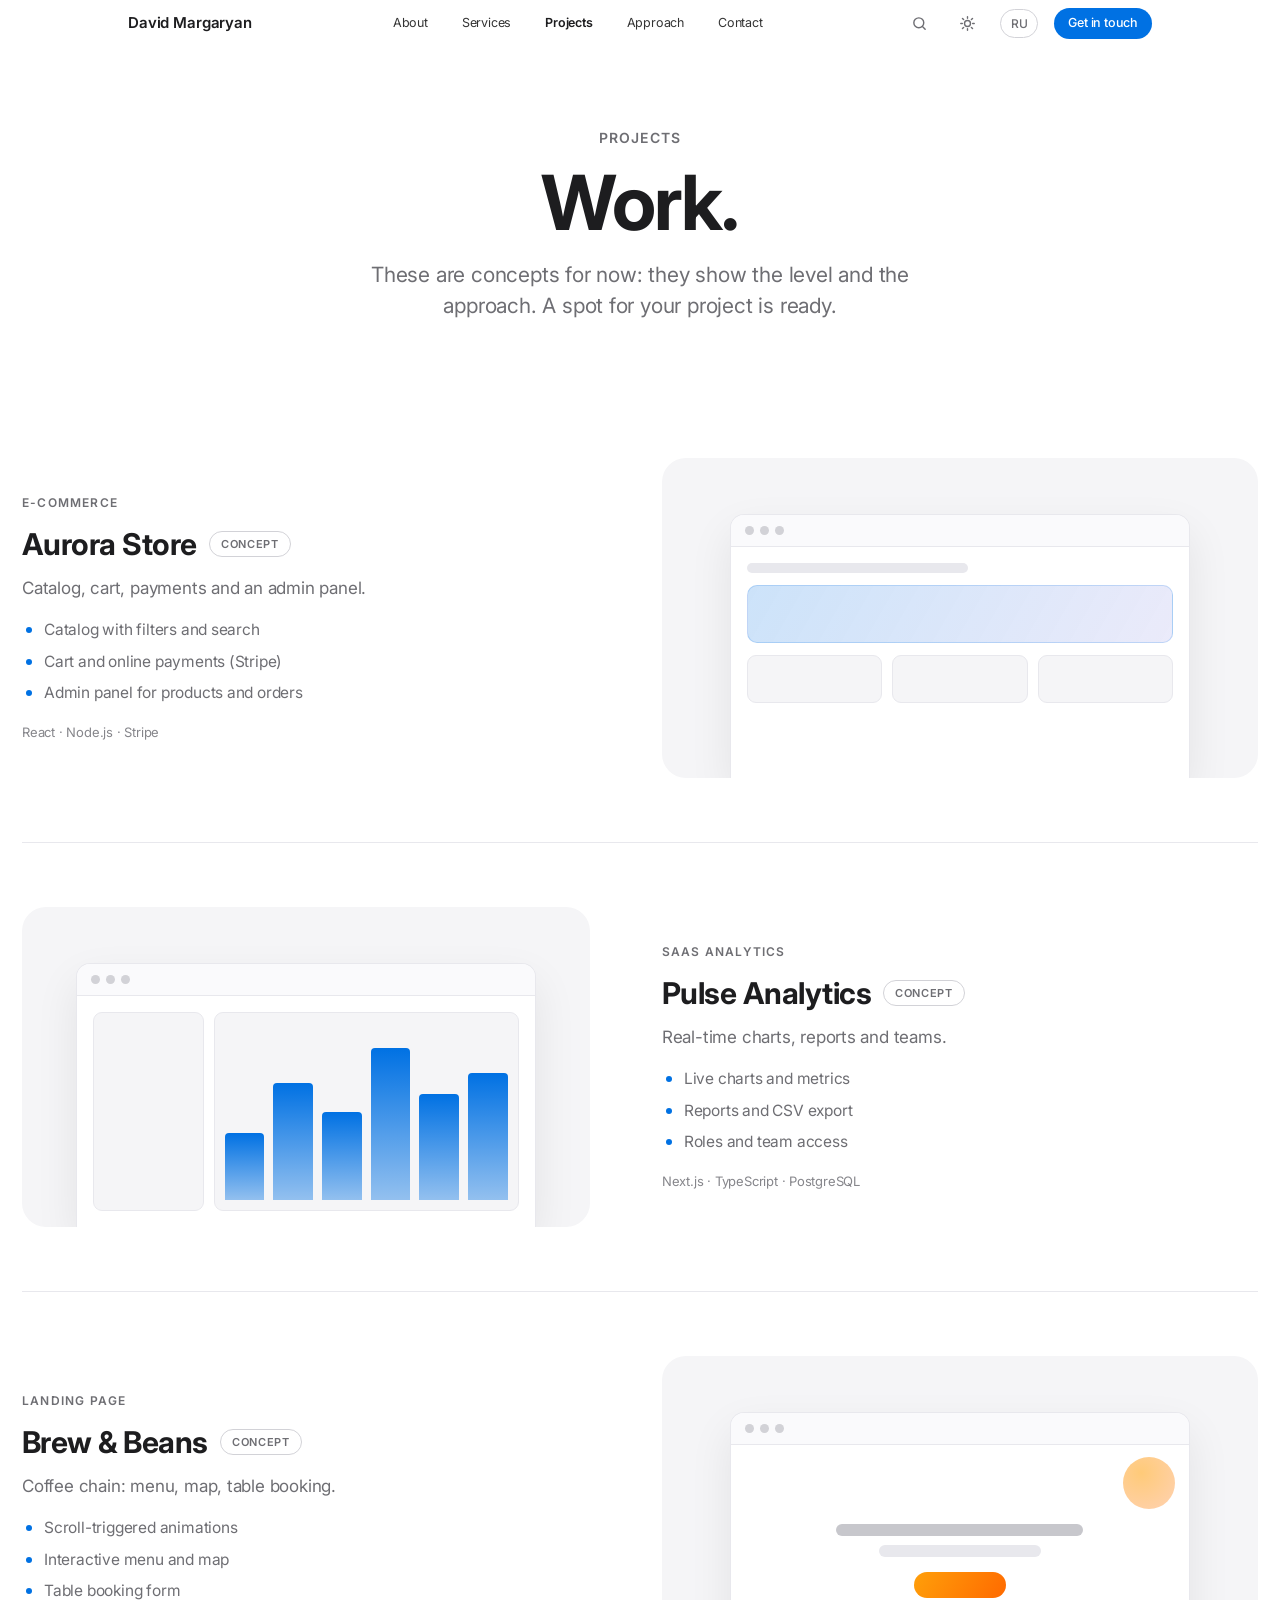
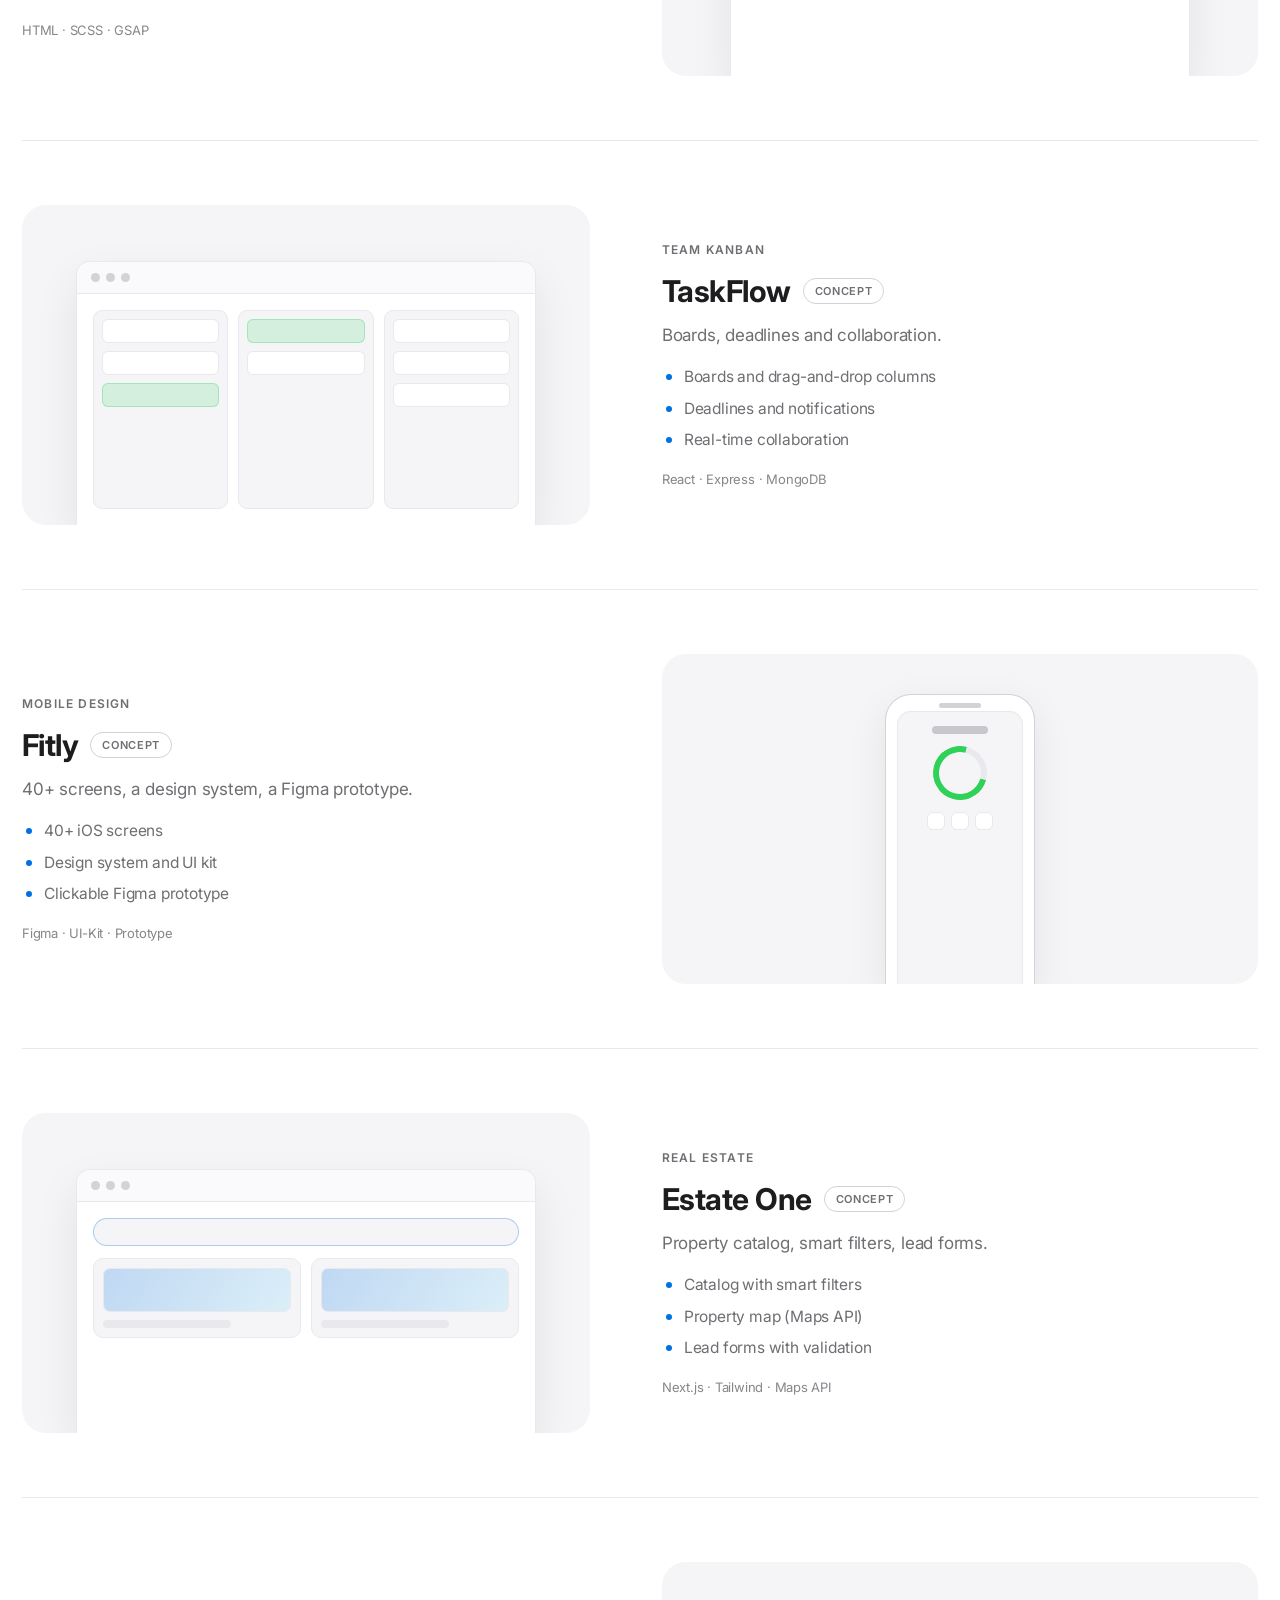
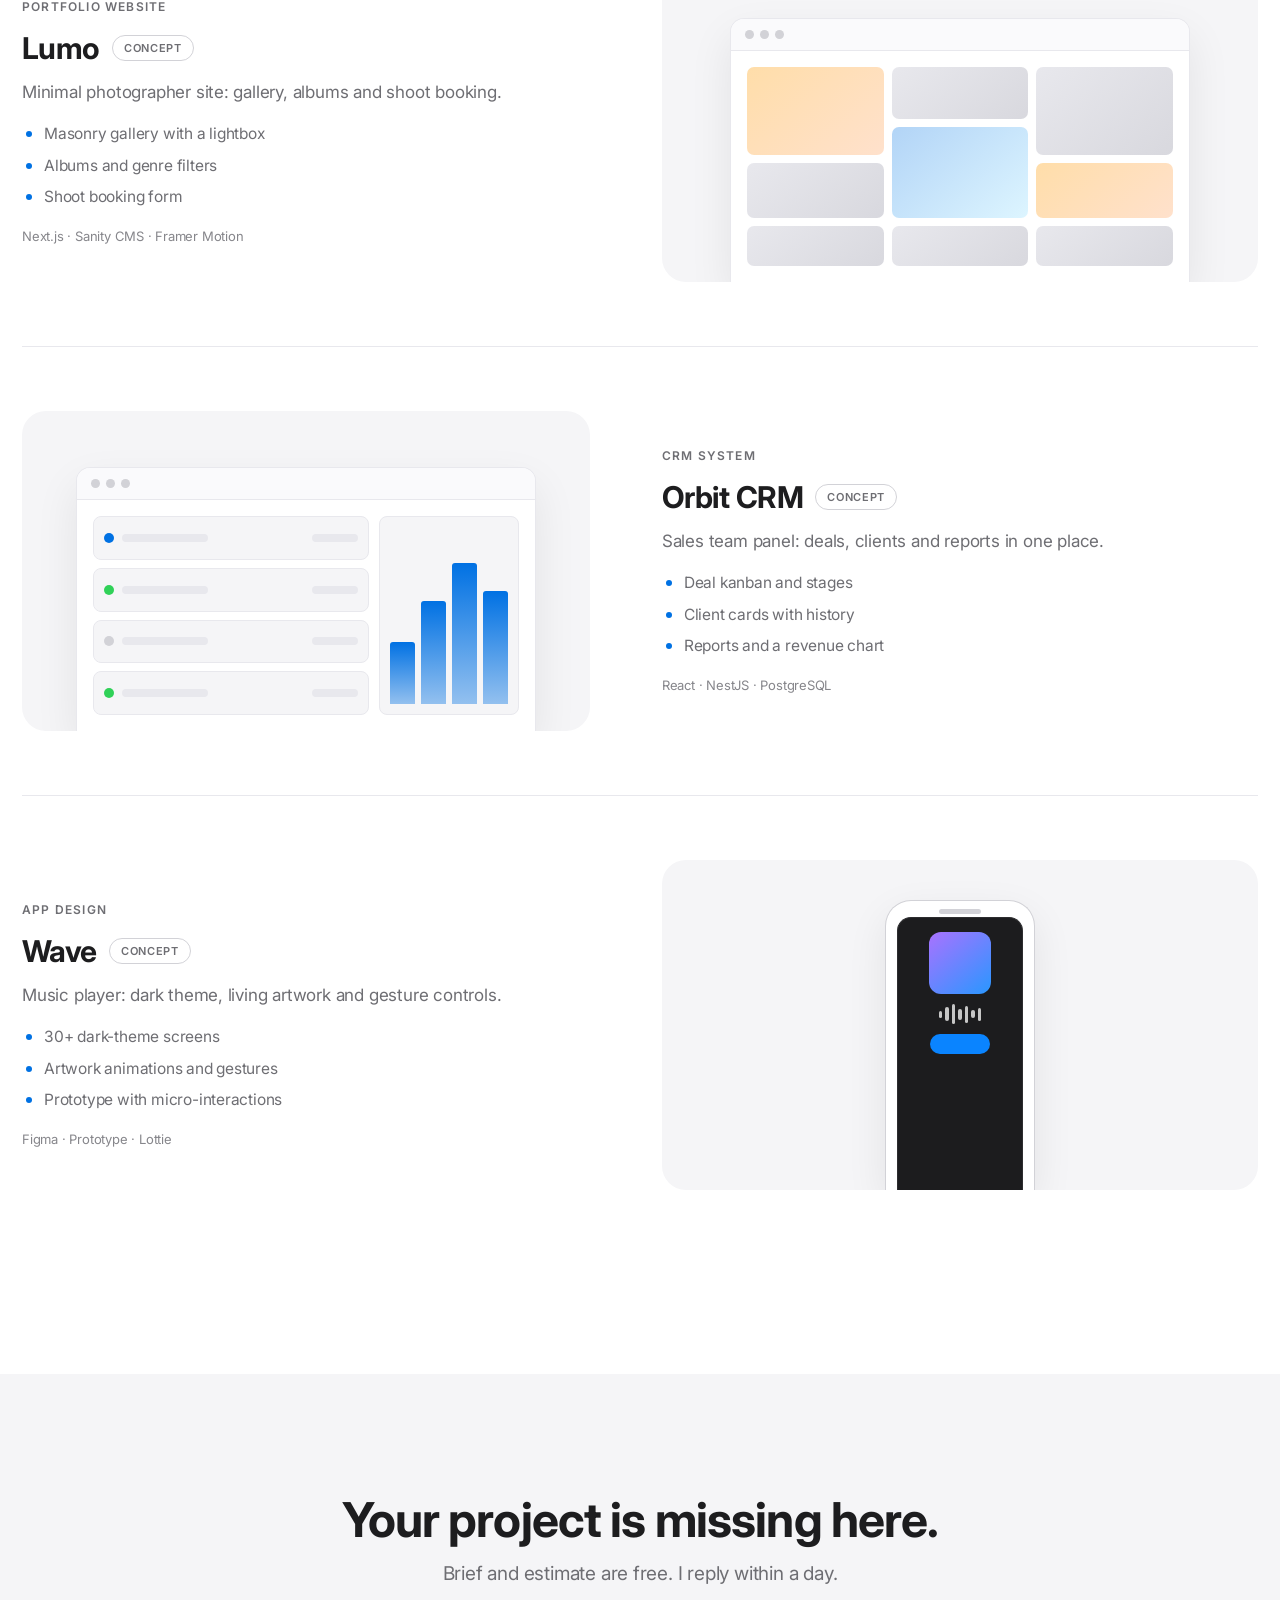
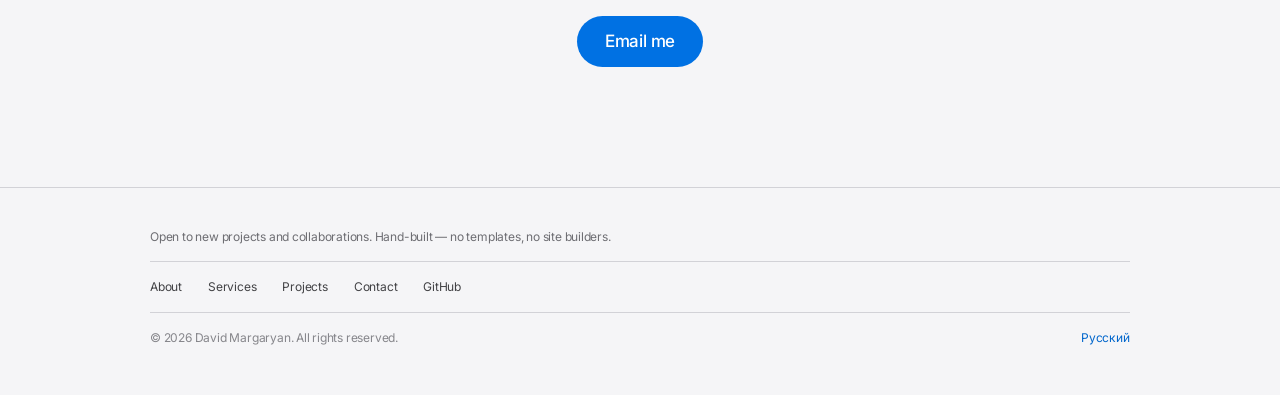
<file: projects.html>
<!DOCTYPE html>
<html lang="ru" class="no-js">
<head>
  <meta charset="UTF-8">
  <meta name="viewport" content="width=device-width, initial-scale=1.0">
  <title>Проекты — Давид Маргарян</title>
  <meta name="description" content="Работы Давида Маргаряна: интернет-магазины, дашборды, лендинги и мобильный дизайн.">
  <meta name="theme-color" content="#ffffff">

  <meta property="og:type" content="website">
  <meta property="og:title" content="Проекты — Давид Маргарян">
  <meta property="og:description" content="Интернет-магазины, дашборды, лендинги и мобильный дизайн.">

  <link rel="icon" type="image/svg+xml" href="favicon.svg">

  <link rel="preconnect" href="https://fonts.googleapis.com">
  <link rel="preconnect" href="https://fonts.gstatic.com" crossorigin>
  <link href="https://fonts.googleapis.com/css2?family=Inter:wght@400;500;600;700&display=swap" rel="stylesheet">

  <link rel="stylesheet" href="css/style.css">
  <script>document.documentElement.classList.replace('no-js','js');try{var t=localStorage.getItem('theme')||(matchMedia('(prefers-color-scheme: dark)').matches?'dark':'light');document.documentElement.setAttribute('data-theme',t)}catch(e){}</script>
</head>
<body data-title-key="meta.title.projects" data-desc-key="meta.desc.projects">

  <!-- ===================== NAV ===================== -->
  <header class="nav" id="navbar">
    <div class="nav__inner">
      <a href="index.html" class="nav__logo" aria-label="David Margaryan — home">David Margaryan</a>

      <nav class="nav__links" aria-label="Основная навигация">
        <a href="about.html" class="nav__link" data-i18n="nav.about">Обо мне</a>
        <a href="index.html#services" class="nav__link" data-i18n="nav.services">Услуги</a>
        <a href="projects.html" class="nav__link current" aria-current="page" data-i18n="nav.projects">Проекты</a>
        <a href="index.html#process" class="nav__link" data-i18n="nav.process">Подход</a>
        <a href="contact.html" class="nav__link" data-i18n="nav.contact">Контакты</a>
      </nav>

      <div class="nav__actions">
        <button class="icon-btn js-spot-open" type="button" aria-label="Поиск / Search (Ctrl+K)">
          <svg viewBox="0 0 24 24" fill="none" stroke="currentColor" stroke-width="2" stroke-linecap="round"><circle cx="11" cy="11" r="7"/><path d="m20 20-3.5-3.5"/></svg>
        </button>
        <button class="icon-btn js-theme" type="button" aria-label="Тема / Theme">
          <svg class="ico-sun" viewBox="0 0 24 24" fill="none" stroke="currentColor" stroke-width="2" stroke-linecap="round"><circle cx="12" cy="12" r="4.2"/><path d="M12 2.5v2.2M12 19.3v2.2M2.5 12h2.2M19.3 12h2.2M4.9 4.9l1.6 1.6M17.5 17.5l1.6 1.6M19.1 4.9l-1.6 1.6M6.5 17.5l-1.6 1.6"/></svg>
          <svg class="ico-moon" viewBox="0 0 24 24" fill="currentColor"><path d="M20.6 14.6A8.6 8.6 0 0 1 9.4 3.4a8.6 8.6 0 1 0 11.2 11.2z"/></svg>
        </button>
        <button class="lang-toggle lang-toggle--short" type="button" aria-label="Switch language">EN</button>
        <a href="contact.html" class="nav__cta" data-i18n="nav.cta">Связаться</a>
        <button class="burger" id="burger" type="button" aria-label="Меню" aria-expanded="false">
          <span></span><span></span>
        </button>
      </div>
    </div>
  </header>

  <!-- Mobile menu -->
  <div class="menu" id="mobileMenu">
    <nav class="menu__links" aria-label="Мобильное меню">
      <a href="about.html" class="menu__link" data-i18n="nav.about">Обо мне</a>
      <a href="index.html#services" class="menu__link" data-i18n="nav.services">Услуги</a>
      <a href="projects.html" class="menu__link" data-i18n="nav.projects">Проекты</a>
      <a href="index.html#process" class="menu__link" data-i18n="nav.process">Подход</a>
      <a href="contact.html" class="menu__link" data-i18n="nav.contact">Контакты</a>
    </nav>
    <button class="lang-toggle menu__lang" type="button">English</button>
  </div>

  <main>
    <!-- ===================== PAGE HEAD ===================== -->
    <section class="phead">
      <p class="sec-label" data-i18n="pj.label">Проекты</p>
      <h1 class="phead__title" data-i18n="pj.title">Работы.</h1>
      <p class="phead__sub" data-i18n="proj.sub">Пока это концепты: они показывают уровень и подход. Место для вашего проекта уже готово.</p>
    </section>

    <!-- ===================== FEATURES ===================== -->
    <section class="section section--tight">
      <div class="container-wide">

        <!-- 1. Aurora Store -->
        <article class="feature reveal">
          <div class="feature__text">
            <p class="card__kind" data-i18n="p1.kind">Интернет-магазин</p>
            <h2 class="feature__title">Aurora Store <span class="feature__badge" data-i18n="proj.concept">Концепт</span></h2>
            <p class="feature__desc" data-i18n="p1.desc">Каталог, корзина, оплата и админ-панель.</p>
            <ul class="feature__list">
              <li data-i18n="p1.li1">Каталог с фильтрами и поиском</li>
              <li data-i18n="p1.li2">Корзина и онлайн-оплата (Stripe)</li>
              <li data-i18n="p1.li3">Админ-панель для товаров и заказов</li>
            </ul>
            <p class="card__tech">React · Node.js · Stripe</p>
          </div>
          <div class="feature__stage" aria-hidden="true">
            <div class="miniwin miniwin--page">
              <div class="miniwin__bar"><i></i><i></i><i></i></div>
              <div class="miniwin__body">
                <div class="mv-nav"></div>
                <div class="mv-banner mv-banner--blue"></div>
                <div class="mv-row"><i></i><i></i><i></i></div>
              </div>
            </div>
          </div>
        </article>

        <!-- 2. Pulse -->
        <article class="feature feature--flip reveal">
          <div class="feature__text">
            <p class="card__kind" data-i18n="p2.kind">SaaS-аналитика</p>
            <h2 class="feature__title">Pulse Analytics <span class="feature__badge" data-i18n="proj.concept">Концепт</span></h2>
            <p class="feature__desc" data-i18n="p2.desc">Графики в реальном времени, отчёты и команды.</p>
            <ul class="feature__list">
              <li data-i18n="p2.li1">Живые графики и метрики</li>
              <li data-i18n="p2.li2">Отчёты и экспорт в CSV</li>
              <li data-i18n="p2.li3">Роли и командный доступ</li>
            </ul>
            <p class="card__tech">Next.js · TypeScript · PostgreSQL</p>
          </div>
          <div class="feature__stage" aria-hidden="true">
            <div class="miniwin miniwin--page">
              <div class="miniwin__bar"><i></i><i></i><i></i></div>
              <div class="miniwin__body miniwin__body--row">
                <div class="mv-side"></div>
                <div class="mv-chart"><u style="--h:38%"></u><u style="--h:66%"></u><u style="--h:50%"></u><u style="--h:86%"></u><u style="--h:60%"></u><u style="--h:72%"></u></div>
              </div>
            </div>
          </div>
        </article>

        <!-- 3. Brew & Beans -->
        <article class="feature reveal">
          <div class="feature__text">
            <p class="card__kind" data-i18n="p3.kind">Лендинг</p>
            <h2 class="feature__title">Brew &amp; Beans <span class="feature__badge" data-i18n="proj.concept">Концепт</span></h2>
            <p class="feature__desc" data-i18n="p3.desc">Кофейная сеть: меню, карта, бронь столиков.</p>
            <ul class="feature__list">
              <li data-i18n="p3.li1">Анимации появления при скролле</li>
              <li data-i18n="p3.li2">Интерактивное меню и карта</li>
              <li data-i18n="p3.li3">Форма брони столика</li>
            </ul>
            <p class="card__tech">HTML · SCSS · GSAP</p>
          </div>
          <div class="feature__stage" aria-hidden="true">
            <div class="miniwin miniwin--page">
              <div class="miniwin__bar"><i></i><i></i><i></i></div>
              <div class="miniwin__body miniwin__body--center">
                <span class="mv-circle"></span>
                <div class="mv-line" style="width:58%"></div>
                <div class="mv-line mv-line--light" style="width:38%"></div>
                <div class="mv-pill mv-pill--warm"></div>
              </div>
            </div>
          </div>
        </article>

        <!-- 4. TaskFlow -->
        <article class="feature feature--flip reveal">
          <div class="feature__text">
            <p class="card__kind" data-i18n="p4.kind">Командный канбан</p>
            <h2 class="feature__title">TaskFlow <span class="feature__badge" data-i18n="proj.concept">Концепт</span></h2>
            <p class="feature__desc" data-i18n="p4.desc">Доски, дедлайны и совместная работа.</p>
            <ul class="feature__list">
              <li data-i18n="p4.li1">Доски и колонки с drag-and-drop</li>
              <li data-i18n="p4.li2">Дедлайны и уведомления</li>
              <li data-i18n="p4.li3">Совместная работа в реальном времени</li>
            </ul>
            <p class="card__tech">React · Express · MongoDB</p>
          </div>
          <div class="feature__stage" aria-hidden="true">
            <div class="miniwin miniwin--page">
              <div class="miniwin__bar"><i></i><i></i><i></i></div>
              <div class="miniwin__body miniwin__body--row">
                <div class="mv-col"><i></i><i></i><i class="is-accent"></i></div>
                <div class="mv-col"><i class="is-accent"></i><i></i></div>
                <div class="mv-col"><i></i><i></i><i></i></div>
              </div>
            </div>
          </div>
        </article>

        <!-- 5. Fitly -->
        <article class="feature reveal">
          <div class="feature__text">
            <p class="card__kind" data-i18n="p5.kind">Мобильный дизайн</p>
            <h2 class="feature__title">Fitly <span class="feature__badge" data-i18n="proj.concept">Концепт</span></h2>
            <p class="feature__desc" data-i18n="p5.desc">40+ экранов, дизайн-система, прототип в Figma.</p>
            <ul class="feature__list">
              <li data-i18n="p5.li1">40+ экранов под iOS</li>
              <li data-i18n="p5.li2">Дизайн-система и UI-кит</li>
              <li data-i18n="p5.li3">Кликабельный прототип в Figma</li>
            </ul>
            <p class="card__tech">Figma · UI-Kit · Prototype</p>
          </div>
          <div class="feature__stage" aria-hidden="true">
            <div class="phone phone--page">
              <span class="phone__notch"></span>
              <div class="phone__screen">
                <div class="mv-line" style="width:54%"></div>
                <span class="phone__ring"></span>
                <div class="phone__dots"><i></i><i></i><i></i></div>
              </div>
            </div>
          </div>
        </article>

        <!-- 6. Estate One -->
        <article class="feature feature--flip reveal">
          <div class="feature__text">
            <p class="card__kind" data-i18n="p6.kind">Недвижимость</p>
            <h2 class="feature__title">Estate One <span class="feature__badge" data-i18n="proj.concept">Концепт</span></h2>
            <p class="feature__desc" data-i18n="p6.desc">Каталог объектов, умные фильтры, заявки.</p>
            <ul class="feature__list">
              <li data-i18n="p6.li1">Каталог с умными фильтрами</li>
              <li data-i18n="p6.li2">Карта объектов (Maps API)</li>
              <li data-i18n="p6.li3">Формы заявок с валидацией</li>
            </ul>
            <p class="card__tech">Next.js · Tailwind · Maps API</p>
          </div>
          <div class="feature__stage" aria-hidden="true">
            <div class="miniwin miniwin--page">
              <div class="miniwin__bar"><i></i><i></i><i></i></div>
              <div class="miniwin__body">
                <div class="mv-search"></div>
                <div class="mv-row mv-row--cards"><span><i></i><b></b></span><span><i></i><b></b></span></div>
              </div>
            </div>
          </div>
        </article>

        <!-- 7. Lumo -->
        <article class="feature reveal" id="lumo">
          <div class="feature__text">
            <p class="card__kind" data-i18n="p7.kind">Сайт-портфолио</p>
            <h2 class="feature__title">Lumo <span class="feature__badge" data-i18n="proj.concept">Концепт</span></h2>
            <p class="feature__desc" data-i18n="p7.desc">Минималистичный сайт фотографа: галерея, альбомы и приём заявок на съёмку.</p>
            <ul class="feature__list">
              <li data-i18n="p7.li1">Masonry-галерея с лайтбоксом</li>
              <li data-i18n="p7.li2">Альбомы и фильтры по жанрам</li>
              <li data-i18n="p7.li3">Форма бронирования съёмки</li>
            </ul>
            <p class="card__tech">Next.js · Sanity CMS · Framer Motion</p>
          </div>
          <div class="feature__stage" aria-hidden="true">
            <div class="miniwin miniwin--page">
              <div class="miniwin__bar"><i></i><i></i><i></i></div>
              <div class="miniwin__body">
                <div class="mock-gallery">
                  <div class="mg-col"><i class="mg-warm"></i><i></i><i></i></div>
                  <div class="mg-col mg-col--b"><i></i><i class="mg-cool"></i><i></i></div>
                  <div class="mg-col"><i></i><i class="mg-warm"></i><i></i></div>
                </div>
              </div>
            </div>
          </div>
        </article>

        <!-- 8. Orbit CRM -->
        <article class="feature feature--flip reveal" id="orbit">
          <div class="feature__text">
            <p class="card__kind" data-i18n="p8.kind">CRM-система</p>
            <h2 class="feature__title">Orbit CRM <span class="feature__badge" data-i18n="proj.concept">Концепт</span></h2>
            <p class="feature__desc" data-i18n="p8.desc">Панель для отдела продаж: сделки, клиенты и отчёты в одном окне.</p>
            <ul class="feature__list">
              <li data-i18n="p8.li1">Канбан сделок и статусы</li>
              <li data-i18n="p8.li2">Карточки клиентов с историей</li>
              <li data-i18n="p8.li3">Отчёты и график выручки</li>
            </ul>
            <p class="card__tech">React · NestJS · PostgreSQL</p>
          </div>
          <div class="feature__stage" aria-hidden="true">
            <div class="miniwin miniwin--page">
              <div class="miniwin__bar"><i></i><i></i><i></i></div>
              <div class="miniwin__body">
                <div class="mock-crm">
                  <div class="mc-table">
                    <div class="mc-row is-hot"><i></i><b></b><b></b></div>
                    <div class="mc-row is-won"><i></i><b></b><b></b></div>
                    <div class="mc-row"><i></i><b></b><b></b></div>
                    <div class="mc-row is-won"><i></i><b></b><b></b></div>
                  </div>
                  <div class="mc-side"><u style="--h:35%"></u><u style="--h:58%"></u><u style="--h:80%"></u><u style="--h:64%"></u></div>
                </div>
              </div>
            </div>
          </div>
        </article>

        <!-- 9. Wave -->
        <article class="feature reveal" id="wave">
          <div class="feature__text">
            <p class="card__kind" data-i18n="p9.kind">Дизайн приложения</p>
            <h2 class="feature__title">Wave <span class="feature__badge" data-i18n="proj.concept">Концепт</span></h2>
            <p class="feature__desc" data-i18n="p9.desc">Музыкальный плеер: тёмная тема, живые обложки и управление жестами.</p>
            <ul class="feature__list">
              <li data-i18n="p9.li1">30+ экранов в тёмной теме</li>
              <li data-i18n="p9.li2">Анимации обложек и жесты</li>
              <li data-i18n="p9.li3">Прототип с микровзаимодействиями</li>
            </ul>
            <p class="card__tech">Figma · Prototype · Lottie</p>
          </div>
          <div class="feature__stage" aria-hidden="true">
            <div class="phone phone--page phone--dark">
              <span class="phone__notch"></span>
              <div class="phone__screen">
                <span class="pw-art"></span>
                <span class="pw-wave"><i style="--h:35%"></i><i style="--h:70%"></i><i style="--h:100%"></i><i style="--h:55%"></i><i style="--h:85%"></i><i style="--h:40%"></i><i style="--h:65%"></i></span>
                <span class="pw-play"></span>
              </div>
            </div>
          </div>
        </article>

      </div>
    </section>

    <!-- ===================== CTA BAND ===================== -->
    <section class="section section--gray cta-band">
      <div class="container">
        <h2 class="cta-band__title reveal" data-i18n="cta.proj">Здесь не хватает вашего проекта.</h2>
        <p class="cta-band__sub reveal" data-i18n="cta.sub">Бриф и оценка — бесплатно. Отвечаю в течение дня.</p>
        <div class="cta-band__actions reveal">
          <a href="contact.html" class="btn-blue" data-i18n="ct.btn">Написать мне</a>
        </div>
      </div>
    </section>
  </main>

  <!-- ===================== FOOTER ===================== -->
  <footer class="footer">
    <div class="container">
      <p class="footer__note"><span data-i18n="foot.open">Открыт к новым проектам и сотрудничеству.</span> <span data-i18n="foot.made">Сайт сделан вручную — без шаблонов и конструкторов.</span></p>
      <nav class="footer__nav" aria-label="Футер">
        <a href="about.html" data-i18n="nav.about">Обо мне</a>
        <a href="index.html#services" data-i18n="nav.services">Услуги</a>
        <a href="projects.html" data-i18n="nav.projects">Проекты</a>
        <a href="contact.html" data-i18n="nav.contact">Контакты</a>
        <a href="https://github.com/sskiperr" target="_blank" rel="noopener">GitHub</a>
      </nav>
      <div class="footer__bottom">
        <p>© <span class="js-year">2026</span> David Margaryan. <span data-i18n="foot.rights">Все права защищены.</span></p>
        <button class="lang-toggle" type="button">English</button>
      </div>
    </div>
  </footer>

  <div class="toast" id="toast" role="status" aria-live="polite"></div>

  <script src="js/main.js"></script>
</body>
</html>
</file>
<file: css/style.css>
/* ============================================================
   David Margaryan — Portfolio
   Apple-style light aesthetic · vanilla CSS
   ============================================================ */

/* ---------- Tokens ---------- */
:root {
  --bg: #ffffff;
  --bg-gray: #f5f5f7;
  --bg-dark: #000000;
  --panel: #ffffff;

  --text: #1d1d1f;
  --text-2: #6e6e73;
  --text-3: #86868b;
  --text-on-dark: #f5f5f7;

  --blue: #0071e3;
  --blue-hover: #0077ed;
  --link: #0066cc;
  --hairline: #d2d2d7;
  --hairline-soft: #e8e8ed;

  --font: -apple-system, BlinkMacSystemFont, "SF Pro Display", "SF Pro Text", "Inter", "Helvetica Neue", "Segoe UI", Roboto, Arial, sans-serif;

  --r-tile: 28px;
  --r-win: 18px;

  --tr: 0.3s cubic-bezier(0.4, 0, 0.2, 1);
  --nav-h: 48px;
}

/* ---------- Base ---------- */
*,
*::before,
*::after {
  box-sizing: border-box;
  margin: 0;
  padding: 0;
}

html {
  scroll-behavior: smooth;
  scroll-padding-top: calc(var(--nav-h) + 24px);
}

body {
  font-family: var(--font);
  font-size: 17px;
  line-height: 1.47;
  letter-spacing: -0.012em;
  color: var(--text);
  background: var(--bg);
  overflow-x: hidden;
  -webkit-font-smoothing: antialiased;
  text-rendering: optimizeLegibility;
}

img,
svg {
  display: block;
  max-width: 100%;
}

a {
  color: inherit;
  text-decoration: none;
}

ul,
ol {
  list-style: none;
}

button {
  font: inherit;
  color: inherit;
  background: none;
  border: none;
  cursor: pointer;
}

::selection {
  background: rgba(0, 113, 227, 0.18);
}

:focus-visible {
  outline: 2px solid var(--blue);
  outline-offset: 3px;
  border-radius: 4px;
}

body.lock {
  overflow: hidden;
}

.container {
  width: min(980px, 100% - 44px);
  margin-inline: auto;
}

.container-wide {
  width: min(1240px, 100% - 44px);
  margin-inline: auto;
}

/* ---------- Links & buttons ---------- */
.link-arrow {
  display: inline-block;
  color: var(--link);
  font-size: 21px;
  letter-spacing: -0.01em;
}

.link-arrow::after {
  content: "\00a0\203A";
  transition: transform var(--tr);
  display: inline-block;
}

.link-arrow:hover {
  text-decoration: underline;
}

.link-arrow:hover::after {
  transform: translateX(3px);
}

.link-arrow--sm {
  font-size: 16px;
}

.btn-blue {
  display: inline-block;
  background: var(--blue);
  color: #fff;
  font-size: 17px;
  font-weight: 500;
  padding: 13px 28px;
  border-radius: 980px;
  transition: background var(--tr), transform var(--tr);
}

.btn-blue:hover {
  background: var(--blue-hover);
  transform: scale(1.02);
}

.btn-blue:active {
  transform: scale(0.99);
}

.lang-toggle {
  color: var(--link);
  font-size: 12px;
  letter-spacing: -0.01em;
  transition: opacity var(--tr);
}

.lang-toggle:hover {
  text-decoration: underline;
}

.lang-toggle--short {
  font-size: 12px;
  font-weight: 500;
  color: var(--text-2);
  padding: 5px 10px;
  border: 1px solid var(--hairline);
  border-radius: 980px;
}

.lang-toggle--short:hover {
  text-decoration: none;
  color: var(--text);
  border-color: var(--text-3);
}

/* ---------- Nav ---------- */
.nav {
  position: fixed;
  top: 0;
  left: 0;
  right: 0;
  z-index: 100;
  height: var(--nav-h);
  background: rgba(255, 255, 255, 0.78);
  -webkit-backdrop-filter: saturate(180%) blur(20px);
  backdrop-filter: saturate(180%) blur(20px);
  border-bottom: 1px solid transparent;
  transition: border-color var(--tr), background var(--tr);
}

.nav.scrolled {
  border-bottom-color: rgba(0, 0, 0, 0.1);
}

.nav__inner {
  width: min(1024px, 100% - 44px);
  margin-inline: auto;
  height: 100%;
  display: flex;
  align-items: center;
  justify-content: space-between;
  gap: 24px;
}

.nav__logo {
  font-size: 15px;
  font-weight: 600;
  letter-spacing: -0.01em;
  white-space: nowrap;
}

.nav__links {
  display: flex;
  align-items: center;
  gap: 34px;
}

.nav__link {
  font-size: 12.5px;
  color: rgba(0, 0, 0, 0.8);
  transition: color var(--tr), opacity var(--tr);
}

.nav__link:hover {
  color: var(--link);
}

.nav__actions {
  display: flex;
  align-items: center;
  gap: 16px;
}

.nav__cta {
  font-size: 12.5px;
  font-weight: 500;
  color: #fff;
  background: var(--blue);
  padding: 6px 14px;
  border-radius: 980px;
  transition: background var(--tr);
  white-space: nowrap;
}

.nav__cta:hover {
  background: var(--blue-hover);
}

.burger {
  display: none;
  flex-direction: column;
  justify-content: center;
  gap: 5px;
  width: 36px;
  height: 36px;
  padding: 8px;
}

.burger span {
  display: block;
  height: 1.5px;
  border-radius: 2px;
  background: var(--text);
  transition: transform var(--tr);
}

body.menu-open .burger span:nth-child(1) { transform: translateY(3.25px) rotate(45deg); }
body.menu-open .burger span:nth-child(2) { transform: translateY(-3.25px) rotate(-45deg); }

/* ---------- Mobile menu ---------- */
.menu {
  position: fixed;
  inset: 0;
  z-index: 90;
  background: rgba(255, 255, 255, 0.96);
  -webkit-backdrop-filter: blur(20px);
  backdrop-filter: blur(20px);
  padding: calc(var(--nav-h) + 48px) 36px 48px;
  opacity: 0;
  visibility: hidden;
  transition: opacity var(--tr), visibility var(--tr);
}

body.menu-open .menu {
  opacity: 1;
  visibility: visible;
}

.menu__link {
  display: block;
  font-size: 28px;
  font-weight: 600;
  letter-spacing: -0.015em;
  padding: 14px 0;
  border-bottom: 1px solid var(--hairline-soft);
  opacity: 0;
  transform: translateY(10px);
  transition: opacity 0.45s ease, transform 0.45s ease;
}

body.menu-open .menu__link {
  opacity: 1;
  transform: translateY(0);
}

body.menu-open .menu__link:nth-child(1) { transition-delay: 0.05s; }
body.menu-open .menu__link:nth-child(2) { transition-delay: 0.1s; }
body.menu-open .menu__link:nth-child(3) { transition-delay: 0.15s; }
body.menu-open .menu__link:nth-child(4) { transition-delay: 0.2s; }

.menu__lang {
  margin-top: 28px;
  font-size: 17px;
}

/* ---------- Sections ---------- */
.section {
  padding: 120px 0;
}

.section--gray {
  background: var(--bg-gray);
}

.section--dark {
  background: var(--bg-dark);
}

.sec-head {
  text-align: center;
  margin-bottom: 64px;
}

.sec-label {
  font-size: 14px;
  font-weight: 600;
  letter-spacing: 0.08em;
  text-transform: uppercase;
  color: var(--text-2);
}

.sec-label--grad {
  text-align: center;
  background: linear-gradient(90deg, #2997ff, #a972ff, #ff548f);
  -webkit-background-clip: text;
  background-clip: text;
  -webkit-text-fill-color: transparent;
}

.sec-title {
  margin-top: 10px;
  font-size: clamp(34px, 5vw, 56px);
  font-weight: 700;
  letter-spacing: -0.018em;
  line-height: 1.08;
}

.sec-sub {
  margin: 18px auto 0;
  max-width: 560px;
  font-size: 19px;
  color: var(--text-2);
}

/* ---------- Hero ---------- */
.hero {
  padding: calc(var(--nav-h) + 88px) 22px 0;
  text-align: center;
}

.hero__eyebrow {
  font-size: 17px;
  font-weight: 600;
  color: var(--text-2);
  animation: rise 0.8s 0.05s cubic-bezier(0.2, 0.7, 0.3, 1) both;
}

.hero__title {
  margin: 14px auto 0;
  max-width: 940px;
  font-size: clamp(42px, 7.4vw, 84px);
  font-weight: 700;
  letter-spacing: -0.02em;
  line-height: 1.04;
  animation: rise 0.8s 0.14s cubic-bezier(0.2, 0.7, 0.3, 1) both;
}

.hero__sub {
  margin: 22px auto 0;
  max-width: 640px;
  font-size: clamp(19px, 2.4vw, 25px);
  line-height: 1.4;
  color: var(--text-2);
  animation: rise 0.8s 0.23s cubic-bezier(0.2, 0.7, 0.3, 1) both;
}

.hero__links {
  margin-top: 30px;
  display: flex;
  justify-content: center;
  flex-wrap: wrap;
  gap: 16px 44px;
  animation: rise 0.8s 0.32s cubic-bezier(0.2, 0.7, 0.3, 1) both;
}

@keyframes rise {
  from {
    opacity: 0;
    transform: translateY(22px);
  }
  to {
    opacity: 1;
    transform: translateY(0);
  }
}

/* Hero product shot */
.hero__shot {
  max-width: 980px;
  margin: 72px auto 0;
  animation: shot 1s 0.4s cubic-bezier(0.2, 0.7, 0.3, 1) both;
}

@keyframes shot {
  from {
    opacity: 0;
    transform: translateY(36px) scale(0.97);
  }
  to {
    opacity: 1;
    transform: translateY(0) scale(1);
  }
}

.win {
  background: #fff;
  border: 1px solid var(--hairline-soft);
  border-radius: var(--r-win);
  box-shadow: 0 30px 80px rgba(0, 0, 0, 0.12);
  overflow: hidden;
  text-align: left;
}

.win__bar {
  display: flex;
  align-items: center;
  gap: 14px;
  padding: 13px 18px;
  border-bottom: 1px solid var(--hairline-soft);
  background: var(--bg-gray);
}

.win__dots {
  display: flex;
  gap: 7px;
}

.win__dots i {
  width: 11px;
  height: 11px;
  border-radius: 50%;
  background: var(--hairline);
}

.win__url {
  flex: 1;
  max-width: 380px;
  height: 22px;
  margin-inline: auto;
  border-radius: 7px;
  background: #fff;
  border: 1px solid var(--hairline-soft);
}

.win__body {
  padding: 36px 44px 44px;
}

.wl-nav {
  display: flex;
  align-items: center;
  gap: 22px;
}

.wl-logo {
  width: 26px;
  height: 26px;
  border-radius: 8px;
  background: var(--text);
}

.wl-nav span {
  width: 52px;
  height: 9px;
  border-radius: 5px;
  background: var(--hairline-soft);
}

.wl-pill {
  margin-left: auto;
  width: 86px;
  height: 26px;
  border-radius: 980px;
  background: var(--blue);
}

.wl-hero {
  margin-top: 52px;
  display: flex;
  flex-direction: column;
  align-items: center;
  gap: 14px;
}

.wl-h1 {
  width: 56%;
  height: 26px;
  border-radius: 8px;
  background: var(--text);
  opacity: 0.92;
}

.wl-h2 {
  width: 38%;
  height: 13px;
  border-radius: 7px;
  background: var(--hairline);
}

.wl-btn {
  margin-top: 10px;
  width: 130px;
  height: 34px;
  border-radius: 980px;
  background: var(--blue);
}

.wl-cards {
  margin-top: 52px;
  display: flex;
  gap: 18px;
}

.wl-cards div {
  flex: 1;
  height: 86px;
  border-radius: 14px;
  background: var(--bg-gray);
  border: 1px solid var(--hairline-soft);
}

/* ---------- Service tiles ---------- */
.tiles {
  display: grid;
  grid-template-columns: repeat(3, 1fr);
  gap: 24px;
}

.tile {
  display: flex;
  flex-direction: column;
  align-items: center;
  text-align: center;
  background: var(--panel);
  border-radius: var(--r-tile);
  padding: 48px 36px 0;
  overflow: hidden;
  min-height: 460px;
  transition: transform var(--tr), box-shadow var(--tr);
}

.tile:hover {
  transform: translateY(-4px);
  box-shadow: 0 22px 48px rgba(0, 0, 0, 0.08);
}

.tile__kind {
  font-size: 12px;
  font-weight: 600;
  letter-spacing: 0.1em;
  text-transform: uppercase;
  color: var(--text-2);
}

.tile__title {
  margin-top: 10px;
  font-size: 28px;
  font-weight: 700;
  letter-spacing: -0.017em;
}

.tile__desc {
  margin: 12px auto 0;
  max-width: 320px;
  font-size: 16px;
  color: var(--text-2);
}

.tile .link-arrow {
  margin-top: 14px;
}

.tile__visual {
  margin-top: auto;
  padding-top: 36px;
  width: 100%;
  display: flex;
  justify-content: center;
}

/* tile visual: layered pages */
.layers {
  position: relative;
  width: 78%;
  height: 150px;
}

.layers i {
  position: absolute;
  inset: 0;
  border-radius: 14px 14px 0 0;
  border: 1px solid var(--hairline-soft);
  background: #fff;
  box-shadow: 0 -6px 24px rgba(0, 0, 0, 0.05);
}

.layers i:nth-child(1) {
  transform: translate(-22px, 28px);
  background: var(--bg-gray);
}

.layers i:nth-child(2) {
  transform: translate(0, 14px);
  background: #fafafc;
}

.layers i:nth-child(3)::after {
  content: "";
  position: absolute;
  left: 18px;
  top: 18px;
  width: 46%;
  height: 11px;
  border-radius: 6px;
  background: var(--blue);
  opacity: 0.85;
}

.layers i:nth-child(3)::before {
  content: "";
  position: absolute;
  left: 18px;
  top: 40px;
  width: 66%;
  height: 9px;
  border-radius: 5px;
  background: var(--hairline-soft);
}

/* tile visual: dashboard */
.dash {
  display: flex;
  gap: 12px;
  width: 84%;
  height: 150px;
}

.dash__side {
  width: 26%;
  border-radius: 12px 12px 0 0;
  background: var(--bg-gray);
  border: 1px solid var(--hairline-soft);
  border-bottom: none;
}

.dash__main {
  flex: 1;
  display: flex;
  flex-direction: column;
  gap: 10px;
}

.dash__chip {
  display: block;
  height: 22px;
  border-radius: 8px;
  background: rgba(0, 113, 227, 0.12);
  border: 1px solid rgba(0, 113, 227, 0.22);
}

.dash__chart {
  flex: 1;
  display: flex;
  align-items: flex-end;
  gap: 8px;
  padding: 10px;
  border-radius: 12px 12px 0 0;
  background: var(--bg-gray);
  border: 1px solid var(--hairline-soft);
  border-bottom: none;
}

.dash__chart u {
  flex: 1;
  height: var(--h, 50%);
  border-radius: 4px 4px 0 0;
  background: linear-gradient(180deg, var(--blue), rgba(0, 113, 227, 0.45));
  transition: height 0.5s cubic-bezier(0.2, 0.7, 0.3, 1);
}

.tile:hover .dash__chart u {
  height: calc(var(--h, 50%) + 8%);
}

/* tile visual: design frames */
.frames {
  position: relative;
  width: 78%;
  height: 150px;
}

.frames i {
  position: absolute;
  border-radius: 16px;
  border: 1.5px solid var(--hairline);
  background: #fff;
}

.frames__a {
  left: 6%;
  bottom: -20px;
  width: 34%;
  height: 130px;
  transform: rotate(-5deg);
  background: linear-gradient(170deg, rgba(0, 113, 227, 0.12), rgba(88, 86, 214, 0.08)) !important;
}

.frames__b {
  left: 36%;
  bottom: -14px;
  width: 34%;
  height: 150px;
  z-index: 2;
  box-shadow: 0 14px 34px rgba(0, 0, 0, 0.1);
}

.frames__b::after {
  content: "";
  position: absolute;
  left: 14px;
  top: 16px;
  width: 56%;
  height: 9px;
  border-radius: 5px;
  background: var(--blue);
  opacity: 0.8;
}

.frames__b::before {
  content: "";
  position: absolute;
  left: 14px;
  top: 34px;
  width: 72%;
  height: 7px;
  border-radius: 4px;
  background: var(--hairline-soft);
}

.frames__c {
  right: 6%;
  bottom: -24px;
  width: 34%;
  height: 120px;
  transform: rotate(6deg);
  background: linear-gradient(170deg, rgba(255, 159, 10, 0.14), rgba(255, 69, 58, 0.08)) !important;
}

/* ---------- Dark fullstack section ---------- */
.section--dark {
  text-align: center;
}

.dark-title {
  margin-top: 14px;
  font-size: clamp(38px, 6vw, 68px);
  font-weight: 700;
  letter-spacing: -0.02em;
  line-height: 1.06;
  color: var(--text-on-dark);
}

.grad {
  background: linear-gradient(90deg, #2997ff, #a972ff, #ff548f);
  -webkit-background-clip: text;
  background-clip: text;
  -webkit-text-fill-color: transparent;
}

.dark-sub {
  margin: 24px auto 0;
  max-width: 600px;
  font-size: 19px;
  color: var(--text-3);
}

.codewin {
  max-width: 760px;
  margin: 60px auto 0;
  background: #161618;
  border: 1px solid rgba(255, 255, 255, 0.12);
  border-radius: 20px;
  overflow: hidden;
  text-align: left;
  box-shadow: 0 30px 80px rgba(0, 0, 0, 0.55);
}

.codewin__bar {
  display: flex;
  align-items: center;
  gap: 16px;
  padding: 13px 18px;
  border-bottom: 1px solid rgba(255, 255, 255, 0.08);
}

.codewin__dots {
  display: flex;
  gap: 7px;
}

.codewin__dots i {
  width: 11px;
  height: 11px;
  border-radius: 50%;
  background: rgba(255, 255, 255, 0.22);
}

.codewin__tab {
  width: 120px;
  height: 18px;
  border-radius: 6px;
  background: rgba(255, 255, 255, 0.08);
}

.codewin__body {
  padding: 26px 28px 30px;
}

.cl {
  display: flex;
  gap: 9px;
  margin-bottom: 13px;
}

.cl:last-child {
  margin-bottom: 0;
}

.cl--indent {
  padding-left: 30px;
}

.cl i {
  width: var(--w, 12%);
  height: 10px;
  border-radius: 5px;
  background: var(--c, #9aa0a6);
  opacity: 0.85;
}

.specs {
  margin-top: 72px;
  display: flex;
  justify-content: center;
  flex-wrap: wrap;
  gap: 48px 90px;
}

.spec__num {
  display: block;
  font-size: clamp(44px, 5vw, 64px);
  font-weight: 600;
  letter-spacing: -0.02em;
  color: var(--text-on-dark);
}

.spec__label {
  display: block;
  margin-top: 6px;
  font-size: 14px;
  color: var(--text-3);
}

.techline {
  margin-top: 64px;
  font-size: 15px;
  color: var(--text-3);
}

/* ---------- Project cards ---------- */
.cards {
  display: grid;
  grid-template-columns: repeat(2, 1fr);
  gap: 24px;
}

.card {
  position: relative;
  display: flex;
  flex-direction: column;
  align-items: center;
  text-align: center;
  background: var(--bg-gray);
  border-radius: var(--r-tile);
  padding: 44px 36px 0;
  overflow: hidden;
  min-height: 480px;
  transition: transform var(--tr), box-shadow var(--tr);
}

.card:hover {
  transform: translateY(-4px);
  box-shadow: 0 22px 48px rgba(0, 0, 0, 0.1);
}

.card__badge {
  position: absolute;
  top: 18px;
  right: 18px;
  font-size: 11px;
  font-weight: 600;
  letter-spacing: 0.06em;
  text-transform: uppercase;
  color: var(--text-2);
  background: rgba(255, 255, 255, 0.8);
  -webkit-backdrop-filter: blur(8px);
  backdrop-filter: blur(8px);
  border: 1px solid var(--hairline-soft);
  border-radius: 980px;
  padding: 5px 12px;
}

.card__kind {
  font-size: 12px;
  font-weight: 600;
  letter-spacing: 0.1em;
  text-transform: uppercase;
  color: var(--text-2);
}

.card__title {
  margin-top: 8px;
  font-size: 27px;
  font-weight: 700;
  letter-spacing: -0.017em;
}

.card__desc {
  margin: 10px auto 0;
  max-width: 360px;
  font-size: 15.5px;
  color: var(--text-2);
}

.card__tech {
  margin-top: 10px;
  font-size: 13px;
  color: var(--text-3);
}

.card__visual {
  margin-top: auto;
  padding-top: 32px;
  width: 100%;
  display: flex;
  justify-content: center;
}

/* mini window */
.miniwin {
  width: 86%;
  height: 200px;
  background: #fff;
  border: 1px solid var(--hairline-soft);
  border-bottom: none;
  border-radius: 14px 14px 0 0;
  box-shadow: 0 14px 40px rgba(0, 0, 0, 0.07);
  overflow: hidden;
  transform: translateY(8px);
  transition: transform 0.5s cubic-bezier(0.2, 0.7, 0.3, 1);
}

.card:hover .miniwin {
  transform: translateY(0);
}

.miniwin__bar {
  display: flex;
  gap: 6px;
  padding: 11px 14px;
  border-bottom: 1px solid var(--hairline-soft);
  background: #fafafc;
}

.miniwin__bar i {
  width: 9px;
  height: 9px;
  border-radius: 50%;
  background: var(--hairline);
}

.miniwin__body {
  padding: 16px;
  height: calc(100% - 32px);
}

.miniwin__body--row {
  display: flex;
  gap: 10px;
}

.miniwin__body--center {
  position: relative;
  display: flex;
  flex-direction: column;
  align-items: center;
  justify-content: center;
  gap: 9px;
}

/* mock pieces */
.mv-nav {
  height: 10px;
  width: 52%;
  border-radius: 5px;
  background: var(--hairline-soft);
}

.mv-banner {
  margin-top: 12px;
  height: 58px;
  border-radius: 10px;
}

.mv-banner--blue {
  background: linear-gradient(120deg, rgba(0, 113, 227, 0.2), rgba(88, 86, 214, 0.12));
  border: 1px solid rgba(0, 113, 227, 0.18);
}

.mv-row {
  display: flex;
  gap: 10px;
  margin-top: 12px;
}

.mv-row i {
  flex: 1;
  height: 48px;
  border-radius: 9px;
  background: var(--bg-gray);
  border: 1px solid var(--hairline-soft);
}

.mv-side {
  width: 26%;
  border-radius: 9px;
  background: var(--bg-gray);
  border: 1px solid var(--hairline-soft);
}

.mv-chart {
  flex: 1;
  display: flex;
  align-items: flex-end;
  gap: 9px;
  padding: 10px;
  border-radius: 9px;
  background: var(--bg-gray);
  border: 1px solid var(--hairline-soft);
}

.mv-chart u {
  flex: 1;
  height: var(--h, 50%);
  border-radius: 4px 4px 0 0;
  background: linear-gradient(180deg, var(--blue), rgba(0, 113, 227, 0.4));
  transition: height 0.5s cubic-bezier(0.2, 0.7, 0.3, 1);
}

.card:hover .mv-chart u {
  height: calc(var(--h, 50%) + 9%);
}

.mv-circle {
  position: absolute;
  top: 12px;
  right: 14px;
  width: 52px;
  height: 52px;
  border-radius: 50%;
  background: radial-gradient(circle at 35% 30%, rgba(255, 159, 10, 0.55), rgba(255, 105, 0, 0.3));
}

.mv-line {
  height: 12px;
  border-radius: 6px;
  background: #c7c7cc;
}

.mv-line--light {
  background: var(--hairline-soft);
}

.mv-pill {
  margin-top: 6px;
  width: 92px;
  height: 26px;
  border-radius: 980px;
}

.mv-pill--warm {
  background: linear-gradient(120deg, #ff9f0a, #ff6a00);
}

.mv-col {
  flex: 1;
  display: flex;
  flex-direction: column;
  gap: 8px;
  padding: 8px;
  border-radius: 9px;
  background: var(--bg-gray);
  border: 1px solid var(--hairline-soft);
}

.mv-col i {
  height: 24px;
  border-radius: 6px;
  background: #fff;
  border: 1px solid var(--hairline-soft);
}

.mv-col i.is-accent {
  background: rgba(48, 209, 88, 0.16);
  border-color: rgba(48, 209, 88, 0.3);
}

.mv-search {
  height: 28px;
  border-radius: 980px;
  background: var(--bg-gray);
  border: 1px solid rgba(0, 113, 227, 0.3);
}

.mv-row--cards span {
  flex: 1;
  padding: 9px;
  border-radius: 10px;
  background: var(--bg-gray);
  border: 1px solid var(--hairline-soft);
}

.mv-row--cards i {
  display: block;
  height: 44px;
  border-radius: 7px;
  background: linear-gradient(120deg, rgba(0, 113, 227, 0.22), rgba(100, 210, 255, 0.18));
}

.mv-row--cards b {
  display: block;
  margin-top: 8px;
  height: 8px;
  width: 68%;
  border-radius: 4px;
  background: var(--hairline-soft);
}

/* phone */
.phone {
  position: relative;
  width: 132px;
  height: 200px;
  background: #fff;
  border: 1.5px solid var(--hairline);
  border-bottom: none;
  border-radius: 26px 26px 0 0;
  padding: 16px 11px 0;
  box-shadow: 0 14px 40px rgba(0, 0, 0, 0.08);
  transform: translateY(8px);
  transition: transform 0.5s cubic-bezier(0.2, 0.7, 0.3, 1);
}

.card:hover .phone {
  transform: translateY(0);
}

.phone__notch {
  position: absolute;
  top: 8px;
  left: 50%;
  transform: translateX(-50%);
  width: 42px;
  height: 5px;
  border-radius: 3px;
  background: var(--hairline);
}

.phone__screen {
  height: 100%;
  border-radius: 14px 14px 0 0;
  background: var(--bg-gray);
  border: 1px solid var(--hairline-soft);
  border-bottom: none;
  padding: 14px 10px;
  display: flex;
  flex-direction: column;
  align-items: center;
  gap: 12px;
}

.phone__screen .mv-line {
  height: 8px;
}

.phone__ring {
  width: 54px;
  height: 54px;
  border-radius: 50%;
  border: 6px solid #30d158;
  border-right-color: var(--hairline-soft);
  transform: rotate(-30deg);
  transition: transform 0.6s cubic-bezier(0.2, 0.7, 0.3, 1);
}

.card:hover .phone__ring {
  transform: rotate(120deg);
}

.phone__dots {
  display: flex;
  gap: 6px;
}

.phone__dots i {
  width: 18px;
  height: 18px;
  border-radius: 6px;
  background: #fff;
  border: 1px solid var(--hairline-soft);
}

/* ---------- Process ---------- */
.steps {
  display: grid;
  grid-template-columns: repeat(4, 1fr);
  gap: 40px;
}

.step {
  border-top: 1px solid var(--hairline);
  padding-top: 24px;
}

.step__num {
  font-size: 44px;
  font-weight: 600;
  letter-spacing: -0.02em;
  color: #c7c7cc;
}

.step__title {
  margin-top: 14px;
  font-size: 21px;
  font-weight: 600;
  letter-spacing: -0.015em;
}

.step__desc {
  margin-top: 8px;
  font-size: 15px;
  color: var(--text-2);
}

/* ---------- Statement ---------- */
.statement {
  text-align: center;
}

.statement__title {
  margin-inline: auto;
  max-width: 880px;
  font-size: clamp(28px, 4vw, 44px);
  font-weight: 600;
  letter-spacing: -0.018em;
  line-height: 1.16;
}

.statement__sub {
  margin: 20px auto 0;
  max-width: 560px;
  font-size: 19px;
  color: var(--text-2);
}

/* ---------- Contact ---------- */
.contact {
  text-align: center;
}

.contact__title {
  font-size: clamp(36px, 5.4vw, 60px);
  font-weight: 700;
  letter-spacing: -0.02em;
  line-height: 1.06;
}

.contact__sub {
  margin: 18px auto 0;
  max-width: 520px;
  font-size: 21px;
  color: var(--text-2);
}

.contact__actions {
  margin-top: 34px;
}

.contact__row {
  margin-top: 34px;
  display: flex;
  align-items: center;
  justify-content: center;
  flex-wrap: wrap;
  gap: 12px 28px;
}

.contact__email {
  font-size: 15px;
  font-weight: 500;
  color: var(--text);
  word-break: break-all;
}

/* ---------- Footer ---------- */
.footer {
  background: var(--bg-gray);
  border-top: 1px solid var(--hairline);
  padding: 28px 0 48px;
  font-size: 12px;
  color: var(--text-2);
}

.footer__note {
  padding: 12px 0 16px;
  border-bottom: 1px solid var(--hairline);
}

.footer__nav {
  display: flex;
  flex-wrap: wrap;
  gap: 10px 26px;
  padding: 16px 0;
  border-bottom: 1px solid var(--hairline);
}

.footer__nav a {
  color: #424245;
  transition: color var(--tr);
}

.footer__nav a:hover {
  color: var(--text);
  text-decoration: underline;
}

.footer__bottom {
  display: flex;
  align-items: center;
  justify-content: space-between;
  flex-wrap: wrap;
  gap: 10px;
  padding-top: 16px;
  color: var(--text-3);
}

/* ---------- Toast ---------- */
.toast {
  position: fixed;
  left: 50%;
  bottom: 32px;
  z-index: 130;
  transform: translate(-50%, 16px);
  padding: 12px 24px;
  border-radius: 980px;
  background: rgba(255, 255, 255, 0.96);
  -webkit-backdrop-filter: blur(12px);
  backdrop-filter: blur(12px);
  border: 1px solid var(--hairline-soft);
  box-shadow: 0 12px 36px rgba(0, 0, 0, 0.16);
  font-size: 14px;
  font-weight: 500;
  opacity: 0;
  visibility: hidden;
  transition: opacity var(--tr), transform var(--tr), visibility var(--tr);
  pointer-events: none;
  max-width: calc(100vw - 48px);
  text-align: center;
}

.toast.show {
  opacity: 1;
  visibility: visible;
  transform: translate(-50%, 0);
}

/* ---------- Reveal on scroll ---------- */
.js .reveal {
  opacity: 0;
  transform: translateY(24px);
  transition: opacity 0.8s cubic-bezier(0.2, 0.7, 0.3, 1), transform 0.8s cubic-bezier(0.2, 0.7, 0.3, 1);
  transition-delay: var(--d, 0s);
}

.js .reveal.in {
  opacity: 1;
  transform: translateY(0);
}

/* ---------- Responsive ---------- */
@media (max-width: 1024px) {
  .tiles {
    grid-template-columns: 1fr;
    max-width: 560px;
    margin-inline: auto;
  }

  .tile {
    min-height: 420px;
  }

  .steps {
    grid-template-columns: repeat(2, 1fr);
  }
}

@media (max-width: 840px) {
  .nav__links,
  .nav__cta {
    display: none;
  }

  .burger {
    display: flex;
  }

  .cards {
    grid-template-columns: 1fr;
    max-width: 560px;
    margin-inline: auto;
  }

  .section {
    padding: 88px 0;
  }

  .win__body {
    padding: 24px 22px 28px;
  }

  .wl-hero {
    margin-top: 32px;
  }

  .wl-cards {
    margin-top: 32px;
  }

  .specs {
    gap: 36px 56px;
  }
}

@media (max-width: 560px) {
  .steps {
    grid-template-columns: 1fr;
    gap: 28px;
  }

  .hero__links {
    flex-direction: column;
    gap: 14px;
  }

  .card,
  .tile {
    padding: 36px 24px 0;
  }

  .contact__row {
    flex-direction: column;
    gap: 14px;
  }

  .footer__bottom {
    flex-direction: column;
    align-items: flex-start;
  }
}

/* ============================================================
   Multi-page components
   ============================================================ */

/* ---------- Page fade-in ---------- */
@keyframes pageIn {
  from { opacity: 0; }
  to   { opacity: 1; }
}

body {
  animation: pageIn 0.45s ease both;
}

/* ---------- Nav: current page & dark variant ---------- */
.nav__link.current {
  color: var(--text);
  font-weight: 600;
}

.nav--dark {
  background: rgba(0, 0, 0, 0.72);
}

.nav--dark.scrolled {
  border-bottom-color: rgba(255, 255, 255, 0.14);
}

.nav--dark .nav__logo {
  color: #f5f5f7;
}

.nav--dark .nav__link {
  color: rgba(255, 255, 255, 0.78);
}

.nav--dark .nav__link:hover {
  color: #fff;
}

.nav--dark .nav__link.current {
  color: #fff;
}

.nav--dark .lang-toggle--short {
  color: rgba(255, 255, 255, 0.85);
  border-color: rgba(255, 255, 255, 0.32);
}

.nav--dark .lang-toggle--short:hover {
  color: #fff;
  border-color: rgba(255, 255, 255, 0.6);
}

.nav--dark .burger span {
  background: #f5f5f7;
}

/* ---------- Featured grid & more link ---------- */
.cards--three {
  grid-template-columns: repeat(3, 1fr);
}

.cards--three .card {
  min-height: 430px;
}

.more-row {
  margin-top: 48px;
  text-align: center;
}

/* ---------- Photo card ---------- */
.photo-card {
  position: relative;
  margin: 0;
  border-radius: var(--r-tile);
  overflow: hidden;
  box-shadow: 0 30px 80px rgba(0, 0, 0, 0.18);
  background: #0a0a0a;
}

.photo-card img {
  width: 100%;
  height: auto;
  aspect-ratio: 1110 / 708;
  object-fit: cover;
}

.photo-fallback {
  display: none;
  aspect-ratio: 1110 / 708;
  flex-direction: column;
  align-items: center;
  justify-content: center;
  gap: 10px;
  background:
    radial-gradient(ellipse 70% 90% at 70% 20%, rgba(255, 255, 255, 0.08), transparent 60%),
    #131316;
}

.photo-card.no-photo img {
  display: none;
}

.photo-card.no-photo .photo-fallback {
  display: flex;
}

.photo-fallback__mark {
  font-size: 52px;
  font-weight: 700;
  letter-spacing: -0.02em;
  color: #f5f5f7;
}

.photo-fallback__note {
  font-size: 14px;
  color: var(--text-3);
}

.photo-chip {
  position: absolute;
  left: 18px;
  bottom: 18px;
  display: inline-flex;
  align-items: center;
  gap: 7px;
  padding: 8px 15px;
  border-radius: 980px;
  background: rgba(255, 255, 255, 0.88);
  -webkit-backdrop-filter: blur(10px);
  backdrop-filter: blur(10px);
  border: 1px solid rgba(0, 0, 0, 0.06);
  font-size: 13px;
  font-weight: 600;
  color: var(--text);
  box-shadow: 0 8px 24px rgba(0, 0, 0, 0.18);
}

.photo-chip--dark {
  background: rgba(22, 22, 24, 0.72);
  border-color: rgba(255, 255, 255, 0.16);
  color: #f5f5f7;
}

/* ---------- About teaser (home) ---------- */
.teaser__grid {
  display: grid;
  grid-template-columns: 0.95fr 1.05fr;
  gap: 72px;
  align-items: center;
}

.teaser__text .sec-title {
  margin-top: 12px;
}

.teaser__p {
  margin: 18px 0 22px;
  max-width: 460px;
  font-size: 17px;
  color: var(--text-2);
}

/* ---------- CTA band ---------- */
.cta-band {
  text-align: center;
}

.cta-band__title {
  font-size: clamp(30px, 4.4vw, 48px);
  font-weight: 700;
  letter-spacing: -0.018em;
  line-height: 1.08;
}

.cta-band__sub {
  margin: 14px auto 0;
  max-width: 480px;
  font-size: 19px;
  color: var(--text-2);
}

.cta-band__actions {
  margin-top: 28px;
}

/* ---------- About hero (dark) ---------- */
.ahero {
  background: var(--bg-dark);
  padding: calc(var(--nav-h) + 80px) 0 100px;
}

.ahero__head {
  text-align: center;
  animation: rise 0.8s 0.05s cubic-bezier(0.2, 0.7, 0.3, 1) both;
}

.ahero__title {
  margin-top: 14px;
  font-size: clamp(40px, 7vw, 76px);
  font-weight: 700;
  letter-spacing: -0.02em;
  line-height: 1.05;
  color: var(--text-on-dark);
}

.ahero__sub {
  margin: 20px auto 0;
  max-width: 560px;
  font-size: 21px;
  color: var(--text-3);
}

.ahero__photo {
  max-width: 880px;
  margin: 60px auto 0;
  width: min(880px, 100% - 44px);
  border: 1px solid rgba(255, 255, 255, 0.1);
  box-shadow: 0 40px 100px rgba(0, 0, 0, 0.6);
  animation: shot 1s 0.25s cubic-bezier(0.2, 0.7, 0.3, 1) both;
}

.ahero__facts {
  margin-top: 60px;
  display: grid;
  grid-template-columns: repeat(3, 1fr);
  gap: 16px;
}

.afact {
  padding: 20px 22px;
  border: 1px solid rgba(255, 255, 255, 0.14);
  border-radius: 18px;
  background: rgba(255, 255, 255, 0.04);
}

.afact__t {
  display: block;
  font-size: 15px;
  font-weight: 600;
  color: var(--text-on-dark);
}

.afact__d {
  display: block;
  margin-top: 4px;
  font-size: 13.5px;
  color: var(--text-3);
}

/* ---------- Bio ---------- */
.sec-head--left {
  text-align: left;
  margin-bottom: 0;
}

.bio {
  display: grid;
  grid-template-columns: 0.8fr 1.2fr;
  gap: 64px;
  align-items: start;
}

.bio__text p {
  font-size: 19px;
  line-height: 1.55;
  color: var(--text-2);
}

.bio__text p + p {
  margin-top: 18px;
}

/* ---------- Skillsets ---------- */
.skillsets {
  display: grid;
  grid-template-columns: repeat(2, 1fr);
  gap: 24px;
}

.skillset {
  background: var(--panel);
  border-radius: 24px;
  padding: 30px 32px;
}

.skillset__title {
  font-size: 17px;
  font-weight: 600;
  margin-bottom: 16px;
}

.chips {
  display: flex;
  flex-wrap: wrap;
  gap: 8px;
}

.chips li {
  padding: 8px 16px;
  border: 1px solid var(--hairline-soft);
  border-radius: 980px;
  background: var(--bg-gray);
  font-size: 13.5px;
  color: var(--text-2);
  transition: color var(--tr), border-color var(--tr);
}

.chips li:hover {
  color: var(--text);
  border-color: var(--blue);
}

/* ---------- Projects page ---------- */
.phead {
  padding: calc(var(--nav-h) + 80px) 22px 56px;
  text-align: center;
  animation: rise 0.8s 0.05s cubic-bezier(0.2, 0.7, 0.3, 1) both;
}

.phead__title {
  margin-top: 14px;
  font-size: clamp(40px, 7vw, 76px);
  font-weight: 700;
  letter-spacing: -0.02em;
  line-height: 1.05;
}

.phead__sub {
  margin: 18px auto 0;
  max-width: 560px;
  font-size: 21px;
  color: var(--text-2);
}

.section--tight {
  padding-top: 16px;
}

.feature {
  display: grid;
  grid-template-columns: 1fr 1.05fr;
  gap: 72px;
  align-items: center;
  padding: 64px 0;
}

.feature + .feature {
  border-top: 1px solid var(--hairline-soft);
}

.feature--flip .feature__text {
  order: 2;
}

.feature--flip .feature__stage {
  order: 1;
}

.feature__title {
  margin-top: 10px;
  font-size: 30px;
  font-weight: 700;
  letter-spacing: -0.017em;
  display: flex;
  align-items: center;
  flex-wrap: wrap;
  gap: 12px;
}

.feature__badge {
  font-size: 11px;
  font-weight: 600;
  letter-spacing: 0.06em;
  text-transform: uppercase;
  color: var(--text-2);
  border: 1px solid var(--hairline);
  border-radius: 980px;
  padding: 4px 11px;
}

.feature__desc {
  margin-top: 10px;
  font-size: 17px;
  color: var(--text-2);
}

.feature__list {
  margin-top: 18px;
  display: grid;
  gap: 9px;
}

.feature__list li {
  position: relative;
  padding-left: 22px;
  font-size: 15.5px;
  color: var(--text-2);
}

.feature__list li::before {
  content: "";
  position: absolute;
  left: 4px;
  top: 8px;
  width: 6px;
  height: 6px;
  border-radius: 50%;
  background: var(--blue);
}

.feature__text .card__tech {
  margin-top: 18px;
}

.feature__stage {
  background: var(--bg-gray);
  border-radius: 24px;
  padding: 40px 40px 0;
  display: flex;
  justify-content: center;
  align-items: flex-end;
  overflow: hidden;
  min-height: 320px;
}

.miniwin--page {
  width: 100%;
  max-width: 460px;
  height: 264px;
  transform: none;
  box-shadow: 0 18px 44px rgba(0, 0, 0, 0.08);
}

.phone--page {
  transform: none;
  width: 150px;
  height: 290px;
}

/* ---------- Contact page ---------- */
.chero {
  padding: calc(var(--nav-h) + 90px) 0 96px;
  animation: rise 0.8s 0.05s cubic-bezier(0.2, 0.7, 0.3, 1) both;
}

.chero__note {
  margin-top: 30px;
  display: flex;
  align-items: center;
  justify-content: center;
  gap: 9px;
  font-size: 14px;
  font-weight: 500;
  color: var(--text-2);
}

.avail-dot {
  width: 9px;
  height: 9px;
  border-radius: 50%;
  background: #30d158;
  box-shadow: 0 0 0 0 rgba(48, 209, 88, 0.5);
  animation: availPulse 2.2s infinite;
}

@keyframes availPulse {
  0%   { box-shadow: 0 0 0 0 rgba(48, 209, 88, 0.5); }
  70%  { box-shadow: 0 0 0 8px rgba(48, 209, 88, 0); }
  100% { box-shadow: 0 0 0 0 rgba(48, 209, 88, 0); }
}

.steps--three {
  grid-template-columns: repeat(3, 1fr);
}

/* ---------- FAQ ---------- */
.faq__list {
  max-width: 720px;
  margin-inline: auto;
}

.faq__item {
  border-bottom: 1px solid var(--hairline-soft);
}

.faq__item summary {
  display: flex;
  align-items: center;
  justify-content: space-between;
  gap: 20px;
  padding: 22px 0;
  font-size: 19px;
  font-weight: 600;
  letter-spacing: -0.014em;
  cursor: pointer;
  list-style: none;
  transition: color var(--tr);
}

.faq__item summary:hover {
  color: var(--link);
}

.faq__item summary::-webkit-details-marker {
  display: none;
}

.faq__item summary::after {
  content: "+";
  flex: none;
  font-size: 26px;
  font-weight: 300;
  line-height: 1;
  color: var(--text-2);
  transition: transform 0.3s ease;
}

.faq__item[open] summary::after {
  transform: rotate(45deg);
}

.faq__item p {
  padding: 0 36px 24px 0;
  font-size: 16px;
  color: var(--text-2);
}

/* ---------- 404 ---------- */
.nf {
  min-height: 100svh;
  display: flex;
  flex-direction: column;
  align-items: center;
  justify-content: center;
  text-align: center;
  padding: calc(var(--nav-h) + 40px) 22px 80px;
}

.nf__code {
  font-size: 15px;
  font-weight: 600;
  letter-spacing: 0.22em;
  color: var(--text-3);
}

.nf__title {
  margin-top: 12px;
  font-size: clamp(36px, 6vw, 64px);
  font-weight: 700;
  letter-spacing: -0.02em;
}

.nf__sub {
  margin-top: 16px;
  font-size: 19px;
  color: var(--text-2);
}

.nf__actions {
  margin-top: 32px;
}

/* ---------- Multi-page responsive ---------- */
@media (max-width: 1024px) {
  .cards--three {
    grid-template-columns: 1fr;
    max-width: 560px;
    margin-inline: auto;
  }
}

@media (max-width: 900px) {
  .teaser__grid,
  .bio,
  .feature {
    grid-template-columns: 1fr;
    gap: 36px;
  }

  .feature {
    padding: 48px 0;
  }

  .feature--flip .feature__text {
    order: 1;
  }

  .feature--flip .feature__stage {
    order: 2;
  }

  .feature__stage {
    padding: 28px 28px 0;
    min-height: 260px;
  }

  .ahero__facts {
    grid-template-columns: 1fr;
  }

  .skillsets {
    grid-template-columns: 1fr;
  }

  .steps--three {
    grid-template-columns: 1fr;
  }
}

/* ============================================================
   Dark theme, spotlight search, easter egg, new mockups
   ============================================================ */

/* Mockups always read as light-app screenshots, even in dark theme */
.win,
.miniwin,
.phone,
.layers,
.dash,
.frames {
  --bg-gray: #f5f5f7;
  --hairline: #d2d2d7;
  --hairline-soft: #e8e8ed;
  --panel: #ffffff;
  --text: #1d1d1f;
  --text-2: #6e6e73;
  --text-3: #86868b;
  --blue: #0071e3;
}

/* ---------- Dark theme tokens ---------- */
html[data-theme="dark"] {
  --bg: #000000;
  --bg-gray: #161617;
  --panel: #1d1d1f;
  --text: #f5f5f7;
  --text-2: #a1a1a6;
  --text-3: #86868b;
  --blue: #0a84ff;
  --blue-hover: #2997ff;
  --link: #2997ff;
  --hairline: #424245;
  --hairline-soft: #2d2d2f;
}

html[data-theme="dark"] body {
  background: var(--bg);
  color: var(--text);
}

html[data-theme="dark"] .nav {
  background: rgba(18, 18, 20, 0.8);
}

html[data-theme="dark"] .nav.scrolled {
  border-bottom-color: rgba(255, 255, 255, 0.12);
}

html[data-theme="dark"] .nav__link {
  color: rgba(255, 255, 255, 0.78);
}

html[data-theme="dark"] .nav__link:hover,
html[data-theme="dark"] .nav__link.current {
  color: #fff;
}

html[data-theme="dark"] .menu {
  background: rgba(0, 0, 0, 0.94);
}

html[data-theme="dark"] .toast {
  background: rgba(28, 28, 30, 0.95);
  border-color: var(--hairline-soft);
}

html[data-theme="dark"] .step__num {
  color: #48484a;
}

html[data-theme="dark"] .mv-line {
  background: #c7c7cc;
}

html[data-theme="dark"] .card__badge,
html[data-theme="dark"] .feature__badge {
  background: rgba(29, 29, 31, 0.8);
  border-color: var(--hairline-soft);
  color: var(--text-2);
}

html[data-theme="dark"] ::selection {
  background: rgba(10, 132, 255, 0.35);
}

/* ---------- Icon buttons (search / theme) ---------- */
.icon-btn {
  display: grid;
  place-items: center;
  width: 32px;
  height: 32px;
  border-radius: 50%;
  color: var(--text-2);
  transition: color var(--tr), background var(--tr);
}

.icon-btn:hover {
  color: var(--text);
  background: var(--bg-gray);
}

.icon-btn svg {
  width: 17px;
  height: 17px;
}

.icon-btn .ico-moon { display: none; }
.icon-btn .ico-sun  { display: block; }

html[data-theme="dark"] .icon-btn .ico-moon { display: block; }
html[data-theme="dark"] .icon-btn .ico-sun  { display: none; }

/* ---------- Spotlight search ---------- */
.spot {
  position: fixed;
  inset: 0;
  z-index: 140;
  display: none;
  background: rgba(0, 0, 0, 0.4);
  -webkit-backdrop-filter: blur(8px);
  backdrop-filter: blur(8px);
}

.spot.open {
  display: block;
}

.spot__panel {
  width: min(560px, calc(100vw - 32px));
  margin: 12vh auto 0;
  background: var(--panel);
  border: 1px solid var(--hairline-soft);
  border-radius: 18px;
  box-shadow: 0 40px 100px rgba(0, 0, 0, 0.4);
  overflow: hidden;
  animation: spotIn 0.25s cubic-bezier(0.2, 0.7, 0.3, 1) both;
}

@keyframes spotIn {
  from {
    opacity: 0;
    transform: translateY(-12px) scale(0.98);
  }
  to {
    opacity: 1;
    transform: translateY(0) scale(1);
  }
}

.spot__head {
  display: flex;
  align-items: center;
  gap: 12px;
  padding: 0 18px;
}

.spot__head svg {
  flex: none;
  width: 18px;
  height: 18px;
  color: var(--text-3);
}

.spot__input {
  flex: 1;
  padding: 17px 0;
  font: inherit;
  font-size: 17px;
  color: var(--text);
  background: transparent;
  border: none;
  outline: none;
}

.spot__input::placeholder {
  color: var(--text-3);
}

.spot__kbd {
  flex: none;
  font-size: 11px;
  font-weight: 600;
  color: var(--text-3);
  border: 1px solid var(--hairline-soft);
  border-radius: 6px;
  padding: 3px 7px;
}

.spot__list {
  max-height: 320px;
  overflow-y: auto;
  border-top: 1px solid var(--hairline-soft);
  padding: 8px;
}

.spot__item {
  display: flex;
  align-items: center;
  justify-content: space-between;
  gap: 16px;
  padding: 11px 12px;
  border-radius: 10px;
  cursor: pointer;
  font-size: 15px;
  font-weight: 500;
  color: var(--text);
}

.spot__item.sel {
  background: var(--bg-gray);
}

.spot__item-kind {
  flex: none;
  font-size: 12.5px;
  color: var(--text-3);
}

.spot__empty {
  padding: 22px 20px;
  font-size: 15px;
  color: var(--text-2);
  text-align: center;
}

/* ---------- Duck easter egg ---------- */
.photo-chip {
  cursor: pointer;
  transition: transform var(--tr);
}

.photo-chip:hover {
  transform: scale(1.05) rotate(-2deg);
}

.duck-run {
  position: fixed;
  bottom: 4vh;
  left: -80px;
  z-index: 150;
  font-size: 44px;
  pointer-events: none;
  animation: duckWalk 5s linear forwards;
}

@keyframes duckWalk {
  0% {
    left: -80px;
    transform: scaleX(-1) rotate(0deg);
  }
  10% { transform: scaleX(-1) rotate(-7deg); }
  20% { transform: scaleX(-1) rotate(7deg); }
  30% { transform: scaleX(-1) rotate(-7deg); }
  40% { transform: scaleX(-1) rotate(7deg); }
  50% { transform: scaleX(-1) rotate(-7deg); }
  60% { transform: scaleX(-1) rotate(7deg); }
  70% { transform: scaleX(-1) rotate(-7deg); }
  80% { transform: scaleX(-1) rotate(7deg); }
  90% { transform: scaleX(-1) rotate(-7deg); }
  100% {
    left: calc(100vw + 80px);
    transform: scaleX(-1) rotate(0deg);
  }
}

/* ---------- New mockups ---------- */
/* Lumo: masonry gallery */
.mock-gallery {
  display: flex;
  gap: 8px;
  height: 100%;
}

.mock-gallery .mg-col {
  flex: 1;
  display: flex;
  flex-direction: column;
  gap: 8px;
}

.mock-gallery .mg-col i {
  border-radius: 7px;
  background: linear-gradient(140deg, #e8e8ed, #d8d8de);
}

.mock-gallery .mg-col i.mg-warm {
  background: linear-gradient(140deg, rgba(255, 159, 10, 0.35), rgba(255, 105, 0, 0.2));
}

.mock-gallery .mg-col i.mg-cool {
  background: linear-gradient(140deg, rgba(0, 113, 227, 0.3), rgba(100, 210, 255, 0.22));
}

.mock-gallery .mg-col i:nth-child(1) { height: 44%; }
.mock-gallery .mg-col i:nth-child(2) { height: 28%; }
.mock-gallery .mg-col i:nth-child(3) { flex: 1; }

.mock-gallery .mg-col--b i:nth-child(1) { height: 26%; }
.mock-gallery .mg-col--b i:nth-child(2) { height: 46%; }

/* Orbit: CRM table */
.mock-crm {
  display: flex;
  gap: 10px;
  height: 100%;
}

.mock-crm .mc-table {
  flex: 1.4;
  display: flex;
  flex-direction: column;
  gap: 8px;
}

.mock-crm .mc-row {
  flex: 1;
  display: flex;
  align-items: center;
  gap: 8px;
  padding: 0 10px;
  border-radius: 8px;
  background: var(--bg-gray);
  border: 1px solid var(--hairline-soft);
}

.mock-crm .mc-row i {
  width: 10px;
  height: 10px;
  border-radius: 50%;
  flex: none;
  background: var(--hairline);
}

.mock-crm .mc-row.is-won i { background: #30d158; }
.mock-crm .mc-row.is-hot i { background: #0071e3; }

.mock-crm .mc-row b {
  height: 8px;
  border-radius: 4px;
  background: var(--hairline-soft);
}

.mock-crm .mc-row b:nth-of-type(1) { width: 34%; }
.mock-crm .mc-row b:nth-of-type(2) { width: 18%; margin-left: auto; }

.mock-crm .mc-side {
  flex: 0.6;
  display: flex;
  align-items: flex-end;
  gap: 6px;
  padding: 10px;
  border-radius: 8px;
  background: var(--bg-gray);
  border: 1px solid var(--hairline-soft);
}

.mock-crm .mc-side u {
  flex: 1;
  height: var(--h, 50%);
  border-radius: 3px 3px 0 0;
  background: linear-gradient(180deg, #0071e3, rgba(0, 113, 227, 0.4));
}

/* Wave: dark phone */
.phone--dark .phone__screen {
  background: #1c1c1e;
  border-color: #2d2d2f;
  gap: 10px;
}

.phone--dark .pw-art {
  width: 62px;
  height: 62px;
  border-radius: 12px;
  background: linear-gradient(140deg, #a972ff, #2997ff);
}

.phone--dark .pw-wave {
  display: flex;
  align-items: center;
  gap: 3px;
  height: 20px;
}

.phone--dark .pw-wave i {
  width: 3.5px;
  border-radius: 2px;
  background: rgba(255, 255, 255, 0.75);
  height: var(--h, 50%);
}

.phone--dark .pw-play {
  width: 60px;
  height: 20px;
  border-radius: 980px;
  background: #0a84ff;
}

/* ---------- Reduced motion ---------- */
@media (prefers-reduced-motion: reduce) {
  html {
    scroll-behavior: auto;
  }

  *,
  *::before,
  *::after {
    animation-duration: 0.01ms !important;
    animation-iteration-count: 1 !important;
    transition-duration: 0.01ms !important;
  }

  .js .reveal {
    opacity: 1;
    transform: none;
  }
}
</file>
